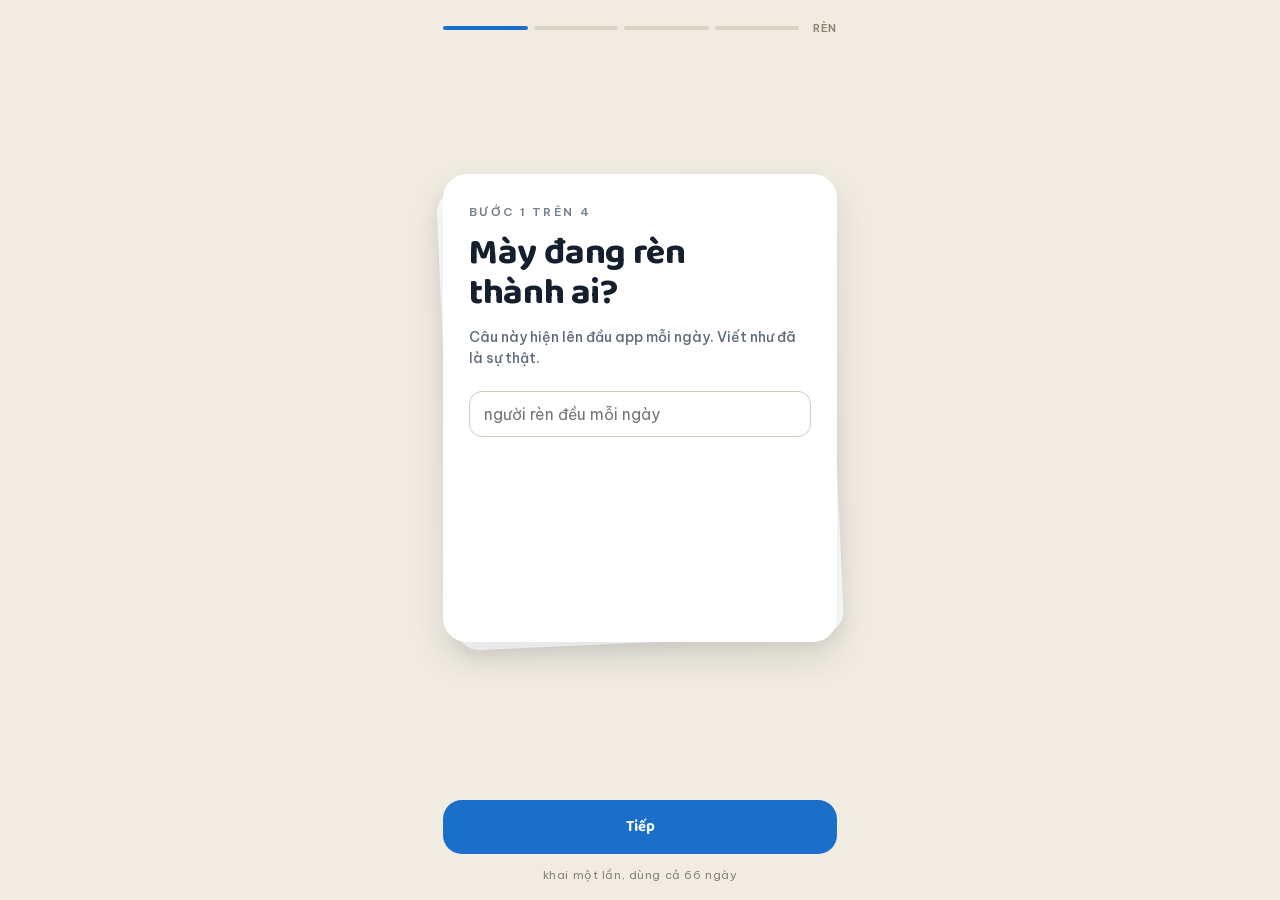
<file: index.html>
<!doctype html>
<html lang="vi">
<head>
<meta charset="utf-8">
<meta name="viewport" content="width=device-width,initial-scale=1,viewport-fit=cover">
<meta name="theme-color" content="#F1ECE1" media="(prefers-color-scheme: light)">
<meta name="theme-color" content="#111820" media="(prefers-color-scheme: dark)">
<meta name="description" content="Rèn — thẻ lật: mỗi lần mở chỉ một việc, quẹt phải là xong. 66 ngày để việc đó tự chạy.">
<title>Rèn · thẻ lật</title>
<link rel="manifest" href="manifest.json">
<link rel="icon" type="image/svg+xml" href="icon.svg">
<link rel="apple-touch-icon" href="icon.svg">
<meta name="apple-mobile-web-app-capable" content="yes">
<meta name="apple-mobile-web-app-title" content="Rèn">
<meta name="mobile-web-app-capable" content="yes">
</head>
<body>
<style>
@font-face{font-family:"Be Vietnam Pro";font-style:normal;font-weight:400;font-display:swap;src:url([data-uri]) format('woff2');unicode-range:U+0102-0103, U+0110-0111, U+0128-0129, U+0168-0169, U+01A0-01A1, U+01AF-01B0, U+0300-0301, U+0303-0304, U+0308-0309, U+0323, U+0329, U+1EA0-1EF9, U+20AB}
@font-face{font-family:"Be Vietnam Pro";font-style:normal;font-weight:400;font-display:swap;src:url([data-uri]) format('woff2');unicode-range:U+0000-00FF, U+0131, U+0152-0153, U+02BB-02BC, U+02C6, U+02DA, U+02DC, U+0304, U+0308, U+0329, U+2000-206F, U+20AC, U+2122, U+2191, U+2193, U+2212, U+2215, U+FEFF, U+FFFD}
@font-face{font-family:"Be Vietnam Pro";font-style:normal;font-weight:500;font-display:swap;src:url([data-uri]) format('woff2');unicode-range:U+0102-0103, U+0110-0111, U+0128-0129, U+0168-0169, U+01A0-01A1, U+01AF-01B0, U+0300-0301, U+0303-0304, U+0308-0309, U+0323, U+0329, U+1EA0-1EF9, U+20AB}
@font-face{font-family:"Be Vietnam Pro";font-style:normal;font-weight:500;font-display:swap;src:url([data-uri]) format('woff2');unicode-range:U+0000-00FF, U+0131, U+0152-0153, U+02BB-02BC, U+02C6, U+02DA, U+02DC, U+0304, U+0308, U+0329, U+2000-206F, U+20AC, U+2122, U+2191, U+2193, U+2212, U+2215, U+FEFF, U+FFFD}
@font-face{font-family:"Be Vietnam Pro";font-style:normal;font-weight:600;font-display:swap;src:url([data-uri]) format('woff2');unicode-range:U+0102-0103, U+0110-0111, U+0128-0129, U+0168-0169, U+01A0-01A1, U+01AF-01B0, U+0300-0301, U+0303-0304, U+0308-0309, U+0323, U+0329, U+1EA0-1EF9, U+20AB}
@font-face{font-family:"Be Vietnam Pro";font-style:normal;font-weight:600;font-display:swap;src:url([data-uri]) format('woff2');unicode-range:U+0000-00FF, U+0131, U+0152-0153, U+02BB-02BC, U+02C6, U+02DA, U+02DC, U+0304, U+0308, U+0329, U+2000-206F, U+20AC, U+2122, U+2191, U+2193, U+2212, U+2215, U+FEFF, U+FFFD}
@font-face{font-family:"Be Vietnam Pro";font-style:normal;font-weight:700;font-display:swap;src:url([data-uri]) format('woff2');unicode-range:U+0102-0103, U+0110-0111, U+0128-0129, U+0168-0169, U+01A0-01A1, U+01AF-01B0, U+0300-0301, U+0303-0304, U+0308-0309, U+0323, U+0329, U+1EA0-1EF9, U+20AB}
@font-face{font-family:"Be Vietnam Pro";font-style:normal;font-weight:700;font-display:swap;src:url([data-uri]) format('woff2');unicode-range:U+0000-00FF, U+0131, U+0152-0153, U+02BB-02BC, U+02C6, U+02DA, U+02DC, U+0304, U+0308, U+0329, U+2000-206F, U+20AC, U+2122, U+2191, U+2193, U+2212, U+2215, U+FEFF, U+FFFD}
@font-face{font-family:"Baloo 2";font-style:normal;font-weight:600 800;font-display:swap;src:url([data-uri]) format('woff2');unicode-range:U+0102-0103, U+0110-0111, U+0128-0129, U+0168-0169, U+01A0-01A1, U+01AF-01B0, U+0300-0301, U+0303-0304, U+0308-0309, U+0323, U+0329, U+1EA0-1EF9, U+20AB}
@font-face{font-family:"Baloo 2";font-style:normal;font-weight:600 800;font-display:swap;src:url([data-uri]) format('woff2');unicode-range:U+0000-00FF, U+0131, U+0152-0153, U+02BB-02BC, U+02C6, U+02DA, U+02DC, U+0304, U+0308, U+0329, U+2000-206F, U+20AC, U+2122, U+2191, U+2193, U+2212, U+2215, U+FEFF, U+FFFD}
:root{
  --bg:#F1ECE1;--card:#FFFFFF;--b1:#FFFFFF;--b2:#F7F3EA;
  --ink:#14202E;--mut:#5E6B7A;--dim:#8A8375;--line:#D2CABA;--cline:rgba(94,107,122,.16);
  --ac:#1B6FCA;--acT:#F2F7FD;--off:#DAD3C4;--bm:#A9B4C1;
  --skb:#F1ECE1;--skd:#D2CABA;--skt:#6E6659;--bad:#C4562F;
  --sh:0 16px 34px rgba(30,40,55,.13);--shb:0 6px 16px rgba(30,40,55,.08);
  --disp:"Baloo 2",system-ui,sans-serif;--body:"Be Vietnam Pro",system-ui,-apple-system,sans-serif;
}
body.night{
  --bg:#111820;--card:#1B242E;--b1:#212C37;--b2:#1A232D;
  --ink:#E9EFF6;--mut:#93A3B4;--dim:#7A8798;--line:#28333F;--cline:rgba(147,163,180,.18);
  --ac:#4A9BF0;--acT:#08131F;--off:#28333F;--bm:#5D6E80;
  --skb:#161F27;--skd:#2A3641;--skt:#93A3B4;--bad:#E0764A;
  --sh:0 16px 34px rgba(0,0,0,.5);--shb:0 6px 16px rgba(0,0,0,.34);
}
*,::before,::after{box-sizing:border-box;margin:0;padding:0}
html,body{background:var(--bg);height:100%}
body{font-family:var(--body);color:var(--ink);-webkit-font-smoothing:antialiased;overscroll-behavior:none}
button{font:inherit;color:inherit;background:none;border:0;cursor:pointer}
input{font:inherit;color:var(--ink)}
:focus-visible{outline:2px solid var(--ac);outline-offset:2px;border-radius:8px}
#app{max-width:430px;margin:0 auto;min-height:100dvh;display:flex;flex-direction:column;padding:calc(18px + env(safe-area-inset-top)) 18px calc(18px + env(safe-area-inset-bottom))}

.pips{display:flex;gap:6px;align-items:center;flex-shrink:0}
.pips i{height:4px;border-radius:3px;background:var(--off);flex:1;transition:background .3s}
.pips i.on{background:var(--ac)}
.pips button{font-size:11px;color:var(--dim);font-weight:600;letter-spacing:.06em;margin-left:8px;white-space:nowrap;padding:3px 0}
.pips button:hover{color:var(--ac)}

.stack{position:relative;flex:0 1 auto;height:min(468px,62vh);min-height:300px;margin:auto 0}
.cd{position:absolute;inset:0;border-radius:24px;background:var(--card);will-change:transform}
.cd.k2{transform:rotate(4deg) translateY(9px) scale(.965);background:var(--b2);box-shadow:var(--shb)}
.cd.k1{transform:rotate(-2.6deg) translateY(4px) scale(.985);background:var(--b1);box-shadow:var(--shb)}
.cd.fr{display:flex;flex-direction:column;padding:30px 26px;box-shadow:var(--sh);touch-action:pan-y;cursor:grab;font-family:var(--disp)}
.cd.fr.drag{cursor:grabbing;transition:none}
.cd.fr.snap{transition:transform .34s cubic-bezier(.2,1.3,.5,1)}
.cd.fr.fly{transition:transform .3s ease-out,opacity .3s ease-out;opacity:0}
.cd .no{font-size:11.5px;font-weight:600;letter-spacing:.2em;text-transform:uppercase;color:var(--mut);font-family:var(--body);opacity:.85}
.cd .tk{font-size:clamp(30px,8.6vw,37px);line-height:1.08;font-weight:700;color:var(--ink);margin-top:14px;letter-spacing:-.01em}
.cd .mt{font-size:14px;color:var(--mut);font-family:var(--body);font-weight:500;margin-top:14px;line-height:1.5}
.cd .mini{margin-top:20px;border-top:1px solid var(--cline);font-family:var(--body)}
.cd .mini>div{display:flex;justify-content:space-between;align-items:baseline;gap:12px;padding:10px 0;border-bottom:1px solid var(--cline)}
.cd .mini>div:last-child{border-bottom:0}
.cd .mini .k{font-size:11px;font-weight:600;letter-spacing:.1em;text-transform:uppercase;color:var(--mut)}
.cd .mini .v{font-size:14px;font-weight:600}
.cd .mini .v.hot{color:var(--ac)}
.cd .mini .v.bad{color:var(--bad)}
.cd .big{margin-top:auto;font-size:clamp(70px,20vw,92px);line-height:.9;font-weight:700;color:var(--ac);letter-spacing:-.04em;display:flex;align-items:flex-end;gap:2px}
.cd .big s{font-size:21px;color:var(--bm);text-decoration:none;letter-spacing:0;padding-bottom:9px;font-weight:700}
.cd .dial{margin-top:auto;display:flex;align-items:center;gap:14px}
.cd .dial button{width:46px;height:46px;border:2px solid var(--line);border-radius:15px;color:var(--mut);font-size:22px;font-weight:700;display:flex;align-items:center;justify-content:center;line-height:1}
.cd .dial button:hover{border-color:var(--ac);color:var(--ac)}
.cd .dial .rd{font-size:clamp(50px,14vw,64px);font-weight:700;color:var(--ac);line-height:.95;letter-spacing:-.03em;min-width:118px}
.cd .dial .rd s{font-size:19px;color:var(--bm);text-decoration:none}
.cd .num{margin-top:auto;display:flex;align-items:flex-end;gap:10px}
.cd .num input{width:150px;border:0;border-bottom:2.5px solid var(--ac);background:none;font-family:var(--disp);font-size:56px;font-weight:700;color:var(--ac);padding:0 4px 4px;letter-spacing:-.03em;outline:none}
.cd .num s{font-size:18px;color:var(--bm);text-decoration:none;font-family:var(--body);font-weight:600;padding-bottom:12px}
.stamp{position:absolute;top:26px;padding:7px 13px;border:3px solid;border-radius:9px;font-family:var(--body);font-size:14px;font-weight:700;letter-spacing:.14em;opacity:0;pointer-events:none}
.stamp.sy{right:22px;transform:rotate(11deg);border-color:var(--ac);color:var(--ac)}
.stamp.sn{left:22px;transform:rotate(-11deg);border-color:var(--skt);color:var(--skt)}

.acts{display:flex;gap:11px;padding-top:22px;flex-shrink:0}
.acts button{flex:1;border-radius:19px;padding:15px 8px;font-family:var(--disp);font-size:15px;font-weight:700;transition:filter .15s,transform .1s}
.acts .sk{background:var(--skb);color:var(--skt);border:2px solid var(--skd)}
.acts .ok{background:var(--ac);color:var(--acT)}
.acts button:active{transform:scale(.985)}
.acts button:hover{filter:brightness(.97)}
.hint{margin-top:13px;font-size:11.5px;color:var(--dim);letter-spacing:.05em;text-align:center;flex-shrink:0}
.hint b{font-weight:600;color:var(--dim)}
.foot{display:flex;justify-content:center;gap:20px;margin-top:12px;flex-shrink:0}
.foot button{font-size:12px;color:var(--dim);font-weight:600;letter-spacing:.04em;padding:5px 2px}
.foot button:hover{color:var(--ac)}

.sheet{position:fixed;inset:0;background:var(--bg);z-index:60;overflow-y:auto;animation:up .3s cubic-bezier(.2,.9,.3,1)}
@keyframes up{from{transform:translateY(18px)}to{transform:none}}
body.sheeton{overflow:hidden}
body.sheeton #app{display:none}
.sh-in{max-width:430px;margin:0 auto;padding:calc(20px + env(safe-area-inset-top)) 18px calc(30px + env(safe-area-inset-bottom))}
.sh-h{display:flex;align-items:center;justify-content:space-between;gap:12px;padding-bottom:16px;border-bottom:1px solid var(--line);margin-bottom:20px}
.sh-h b{font-family:var(--disp);font-size:22px;font-weight:700}
.sh-h button{width:38px;height:38px;border-radius:50%;border:1.5px solid var(--line);color:var(--mut);display:flex;align-items:center;justify-content:center}
.sh-h button:hover{border-color:var(--ac);color:var(--ac)}
.blk{margin-bottom:26px}
.blk>.lb{font-size:10.5px;font-weight:600;letter-spacing:.2em;text-transform:uppercase;color:var(--dim);display:block;margin-bottom:11px}
.quad{display:grid;grid-template-columns:1fr 1fr;gap:10px}
.st{background:var(--card);border-radius:16px;padding:14px 15px;box-shadow:var(--shb)}
.st b{display:block;font-family:var(--disp);font-size:27px;font-weight:700;line-height:1;color:var(--ac)}
.st b.q{color:var(--ink)}
.st b.bad{color:var(--bad)}
.st s{display:block;font-size:11.5px;color:var(--mut);text-decoration:none;margin-top:4px;font-weight:500}
.map{display:grid;grid-template-columns:repeat(11,1fr);gap:5px}
.map i{aspect-ratio:1;border-radius:6px;background:var(--off);display:block}
.map i.h{background:var(--ac)}
.map i.c{background:none;box-shadow:inset 0 0 0 2px var(--ac)}
.map i.p{background:none;box-shadow:inset 0 0 0 1.5px var(--line)}
.map i.m{background:var(--bad);opacity:.85}
.map i.n{outline:2px solid var(--ink);outline-offset:2px}
.key{display:flex;flex-wrap:wrap;gap:7px 15px;margin-top:13px}
.key span{display:flex;align-items:center;gap:6px;font-size:11.5px;color:var(--mut);font-weight:500}
.key i{width:11px;height:11px;border-radius:4px;display:block}
.rw{display:flex;align-items:center;gap:13px;background:var(--card);border-radius:15px;padding:13px 15px;margin-bottom:9px;box-shadow:var(--shb)}
.rw .nm{flex:1;min-width:0}
.rw .nm b{display:block;font-size:14.5px;font-weight:600}
.rw .nm s{display:block;font-size:11.5px;color:var(--mut);text-decoration:none;margin-top:1px}
.rw .rt{font-family:var(--disp);font-size:19px;font-weight:700;color:var(--ac)}
.rw button.ed{font-size:12px;color:var(--mut);font-weight:600;border:1.5px solid var(--line);border-radius:11px;padding:6px 11px}
.rw button.ed:hover{border-color:var(--ac);color:var(--ac)}
.fld{margin-bottom:14px}
.fld label{display:block;font-size:12px;font-weight:600;color:var(--mut);margin-bottom:6px}
.fld input{width:100%;background:var(--card);border:1.5px solid var(--line);border-radius:13px;padding:12px 14px;outline:none;font-size:15.5px}
.fld input:focus{border-color:var(--ac)}
.two{display:flex;gap:11px}
.two>*{flex:1}
.two .sm{flex:0 0 96px}
.btn{display:block;width:100%;border-radius:17px;padding:14px;text-align:center;font-family:var(--disp);font-size:15px;font-weight:700;background:var(--ac);color:var(--acT)}
.btn.gh{background:none;border:2px solid var(--line);color:var(--mut)}
.btn.gh:hover{border-color:var(--ac);color:var(--ac)}
.btn.dg{background:none;border:2px solid var(--bad);color:var(--bad)}
.btn+.btn{margin-top:9px}
.tip{font-size:12.5px;color:var(--mut);line-height:1.5;margin-top:10px}
.chips{display:flex;gap:8px;flex-wrap:wrap}
.chip{border:1.5px solid var(--line);border-radius:12px;padding:9px 14px;font-size:13px;font-weight:600;color:var(--mut)}
.chip.on{border-color:var(--ac);color:var(--ac);background:var(--card)}
#toast{position:fixed;left:50%;bottom:calc(26px + env(safe-area-inset-bottom));transform:translate(-50%,90px);background:var(--ink);color:var(--bg);padding:12px 20px;border-radius:20px;font-size:13.5px;font-weight:600;z-index:80;transition:transform .28s cubic-bezier(.2,1.3,.5,1);max-width:88vw;text-align:center}
#toast.up{transform:translate(-50%,0)}
@media(prefers-reduced-motion:reduce){*{animation:none!important;transition:none!important}}
</style>

<div id="app"></div>
<div id="sheet"></div>
<div id="toast" role="status" aria-live="polite"></div>

<script>
var KEY="ren.v2", OLD="ren-v1";
var DEF={v:2,t:0,identity:"",habits:[],metric:{name:"",unit:""},pact:{who:"",stake:""},env:[],start:null,cycle:1,days:{},history:[],theme:"auto",tab:"today"};
var S=load(), UI=null, back=[], drag=null;

function load(){
  try{
    var raw=localStorage.getItem(KEY); if(raw) return fix(JSON.parse(raw));
    var o=localStorage.getItem(OLD); if(o) return fix(mig(JSON.parse(o)));
  }catch(e){}
  return JSON.parse(JSON.stringify(DEF));
}
function fix(o){
  var d=JSON.parse(JSON.stringify(DEF));
  for(var k in d) if(!(k in o)||o[k]==null) o[k]=d[k];
  o.habits=(o.habits||[]).map(function(h){return {id:h.id,name:h.name,icon:h.icon||"flame",color:h.color||"g",mins:h.mins==null?1:h.mins}});
  for(var dk in o.days){var r=o.days[dk];
    if(r.t==null)r.t=[]; if(r.snz==null)r.snz=0; if(r.note==null)r.note="";
    if(r.energy===undefined)r.energy=null; if(r.crisis===undefined)r.crisis=false; if(r.closed===undefined)r.closed=false;}
  o.v=2; return o;
}
function mig(p){
  var o=JSON.parse(JSON.stringify(DEF));
  o.identity=p.identity||"";o.metric=p.metric||{name:"",unit:""};o.pact=p.pact||{who:"",stake:""};
  o.env=p.env||[];o.start=p.start;o.cycle=p.cycle||1;o.history=p.history||[];
  o.habits=(p.habits||[]).map(function(h){return {id:h.id,name:h.name,mins:1}});
  var d=p.days||{};
  for(var k in d){var r=d[k];o.days[k]={t:r.t||[],sleep:r.sleep==null?null:r.sleep,energy:null,m:r.m==null?null:r.m,crisis:!!r.crisis,closed:!!r.closed,note:"",snz:0}}
  return o;
}
function save(){S.t=Date.now();try{localStorage.setItem(KEY,JSON.stringify(S))}catch(e){}SY.queue()}
function snapshot(){var c=JSON.parse(JSON.stringify(S));for(var k in c.days){delete c.days[k]._draft;delete c.days[k]._mdraft}return c}

/* ─── đồng bộ Supabase — TUỲ CHỌN, MẶC ĐỊNH TẮT ───────────────────────────────────────
   Ba việc: backup (chữa cái "đổi máy là mất"), mở cùng dữ liệu ở máy khác, và cho GitHub
   Action đọc tiến độ mà soạn tin nhắc Telegram 21h — trình duyệt đóng thì không tự nhắc được.
   MẶC ĐỊNH TẮT vì app này công khai trên GitHub Pages: bật sẵn là đẩy nhật ký của người lạ
   lên máy chủ của Huy mà họ không hề chọn.
   Mã đồng bộ nằm ở khoá localStorage RIÊNG (`ren.sync`), KHÔNG nằm trong state — nhờ vậy file
   .json xuất ra đưa cho ai cũng không kèm chìa khoá vào dữ liệu trên máy chủ.
   Lược đồ + mô hình bảo mật: docs/supabase-setup.sql */
var SB="https://ltmlueqkajqmduoqghdf.supabase.co";
var SBK="sb_publishable_74Lm6cc0CkoOOzy3A4IRrQ_BX0jHQcg";
var SKEY="ren.sync", RE_ID=/^[0-9a-f]{8}-[0-9a-f]{4}-[0-9a-f]{4}-[0-9a-f]{4}-[0-9a-f]{12}$/;
var SY={cfg:{id:"",on:false,at:0},timer:null,busy:false,again:false,msg:""};

function uuid4(){
  if(window.crypto&&crypto.randomUUID)return crypto.randomUUID();
  var b=new Uint8Array(16);
  if(window.crypto&&crypto.getRandomValues)crypto.getRandomValues(b);
  else for(var j=0;j<16;j++)b[j]=Math.floor(Math.random()*256);
  b[6]=(b[6]&15)|64;b[8]=(b[8]&63)|128;
  var h=[];for(var i=0;i<16;i++)h.push((256+b[i]).toString(16).slice(1));
  return h.slice(0,4).join("")+"-"+h.slice(4,6).join("")+"-"+h.slice(6,8).join("")+"-"+h.slice(8,10).join("")+"-"+h.slice(10).join("");
}
SY.read=function(){try{var o=JSON.parse(localStorage.getItem(SKEY)||"null");
  if(o&&RE_ID.test(o.id||""))SY.cfg={id:o.id,on:!!o.on,at:o.at||0}}catch(e){}};
SY.write=function(){try{localStorage.setItem(SKEY,JSON.stringify(SY.cfg))}catch(e){}};
SY.rpc=function(fn,body,cb){
  if(!window.fetch){cb(new Error("trình duyệt không hỗ trợ"));return}
  fetch(SB+"/rest/v1/rpc/"+fn,{method:"POST",keepalive:true,
    headers:{"apikey":SBK,"Authorization":"Bearer "+SBK,"Content-Type":"application/json"},
    body:JSON.stringify(body)})
   .then(function(r){return r.ok?r.json().then(function(j){cb(null,j)})
                              :r.text().then(function(t){cb(new Error(r.status+" "+t.slice(0,120)))})})
   .catch(function(e){cb(e)});
};
/* Chi tiết lỗi ra console, giao diện chỉ nói ngắn: nguyên văn PostgREST là một cục JSON dài,
   nhét vào ô tip thì đẩy hết phần hướng dẫn ra khỏi tầm mắt. */
SY.why=function(e){
  if(window.console&&console.warn)console.warn("[đồng bộ]",e);
  if(navigator.onLine===false)return "đang mất mạng";
  var m=String(e&&e.message||""), code=m.match(/^\d{3}/);
  return code?("máy chủ trả lỗi "+code[0]):"không gọi được máy chủ";
};
SY.done=function(){if(UI==="setup")drawSheet()};
/* Chống dội: mỗi lần quẹt thẻ là một save(); gom 2,5 giây rồi mới đẩy một lần. Đang đẩy dở mà
   có save() mới thì hẹn đẩy lại sau, không bắn song song (hai request đua nhau, cái cũ về sau
   sẽ ghi đè cái mới). */
SY.queue=function(){if(!SY.cfg.on||!SY.cfg.id)return;clearTimeout(SY.timer);SY.timer=setTimeout(SY.push,2500)};
SY.push=function(){
  if(!SY.cfg.on||!SY.cfg.id)return;
  if(SY.busy){SY.again=true;return}
  SY.busy=true;
  SY.rpc("ren_push",{p_device:SY.cfg.id,p_state:snapshot()},function(err){
    SY.busy=false;
    if(err)SY.msg="Chưa đẩy được — "+SY.why(err);
    else{SY.cfg.at=Date.now();SY.write();SY.msg=""}
    if(SY.again){SY.again=false;SY.queue()}else SY.done();
  });
};
/* Kéo bản trên máy chủ về rồi TRỘN, xong đẩy bản đã trộn lên. Chạy lúc mở app và khi bấm
   "Đồng bộ ngay". Không ghi đè thẳng: hai máy cùng dùng một mã thì máy nào mở sau cũng phải
   giữ được công của máy kia. */
SY.boot=function(quiet){
  if(!SY.cfg.on||!SY.cfg.id)return;
  SY.rpc("ren_pull",{p_device:SY.cfg.id},function(err,j){
    if(err){SY.msg="Chưa kéo được — "+SY.why(err);SY.done();return}
    var row=j&&j.length?j[0]:null;
    if(row&&row.state&&row.state.habits){S=mergeState(S,fix(row.state));UI2render()}
    SY.msg="";save();
    if(!quiet)toast(row?"Đã đồng bộ.":"Đã tạo bản trên máy chủ.");
    SY.done();
  });
};
function UI2render(){if(UI)drawSheet();render()}
/* Trộn hai bản. Nguyên tắc: KHÔNG BAO GIỜ xoá công đã ghi — tick hai bên hợp nhất, số đo bên
   nào có thì giữ. Phần cấu hình (việc, căn tính, ngày bắt đầu) lấy bản mới hơn theo `t`,
   TRỪ khi một bên chưa có việc nào: máy mới cài `t` nhảy lên now ngay khi chạm vào giao diện,
   so mốc thời gian thuần sẽ nuốt mất bản thật của máy cũ. */
function mergeState(a,b){
  var an=(a.habits||[]).length, bn=(b.habits||[]).length;
  var bNew=(b.t||0)>(a.t||0);
  var base=(!an&&bn)?b:((!bn&&an)?a:(bNew?b:a));
  var o=JSON.parse(JSON.stringify(base)), keys={}, k;
  o.days={};
  for(k in (a.days||{}))keys[k]=1;
  for(k in (b.days||{}))keys[k]=1;
  for(k in keys)o.days[k]=mergeDay((a.days||{})[k],(b.days||{})[k],bNew);
  o.t=Math.max(a.t||0,b.t||0);
  return fix(o);
}
function mergeDay(x,y,bNew){
  if(!x)return JSON.parse(JSON.stringify(y));
  if(!y)return JSON.parse(JSON.stringify(x));
  var n=JSON.parse(JSON.stringify(bNew?y:x)), old=bNew?x:y, t=(n.t||[]).slice();
  (old.t||[]).forEach(function(id){if(t.indexOf(id)<0)t.push(id)});
  n.t=t;
  ["sleep","m","energy"].forEach(function(f){if(n[f]==null&&old[f]!=null)n[f]=old[f]});
  if(!n.note&&old.note)n.note=old.note;
  n.crisis=!!(n.crisis||old.crisis);
  n.closed=!!(n.closed||old.closed);
  n.snz=Math.max(n.snz||0,old.snz||0);
  delete n._draft;delete n._mdraft;
  return n;
}
SY.line=function(){
  if(SY.msg)return SY.msg+". Sẽ thử lại ở lần lưu sau.";
  if(!SY.cfg.at)return "Chưa đẩy lần nào.";
  var d=new Date(SY.cfg.at), hh=pad(d.getHours())+":"+pad(d.getMinutes());
  return "Đã đẩy lúc "+hh+(dk(d)===today()?" hôm nay":" ngày "+fmtFull(dk(d)))+".";
};
SY.read();
function uid(){return Math.random().toString(36).slice(2,9)}
function esc(s){return String(s==null?"":s).replace(/[&<>"']/g,function(c){return {"&":"&amp;","<":"&lt;",">":"&gt;",'"':"&quot;","'":"&#39;"}[c]})}
function pad(n){return String(n).padStart(2,"0")}
function dk(d){return d.getFullYear()+"-"+pad(d.getMonth()+1)+"-"+pad(d.getDate())}
function today(){return dk(new Date())}
function P(k){var a=k.split("-");return new Date(+a[0],+a[1]-1,+a[2])}
function addD(k,n){var d=P(k);return dk(new Date(d.getFullYear(),d.getMonth(),d.getDate()+n))}
function diffD(a,b){return Math.round((P(b)-P(a))/864e5)}
function fmtFull(k){var a=k.split("-");return a[2]+"/"+a[1]+"/"+a[0]}
function rec(k){return S.days[k]||null}
function ensure(k){if(!S.days[k])S.days[k]={t:[],sleep:null,energy:null,m:null,crisis:false,closed:false,note:"",snz:0};return S.days[k]}
function need(){return S.habits.length}
function got(k){var r=rec(k);if(!r)return 0;return r.t.filter(function(id){return S.habits.some(function(h){return h.id===id})}).length}
function isHit(k){var r=rec(k);if(!r)return false;var n=got(k);return r.crisis?n>=1:(n>0&&n>=need())}
function stat(k){var r=rec(k);if(!r&&k>=today())return"f";if(isHit(k))return (r.crisis&&got(k)<need())?"c":"h";if(got(k)>0)return"p";if(r||k<today())return"m";return"f"}
function streak(){var k=today();if(!isHit(k))k=addD(k,-1);var n=0;while(isHit(k)&&n<4000){n++;k=addD(k,-1)}return n}
function longest(){if(!S.start)return 0;var b=0,c=0,k=S.start,e=today();while(k<=e){if(isHit(k)){c++;if(c>b)b=c}else c=0;k=addD(k,1)}return b}
function hstreak(id){var k=today(),has=function(x){var r=rec(x);return !!(r&&r.t.indexOf(id)>=0)};if(!has(k))k=addD(k,-1);var n=0;while(has(k)&&n<4000){n++;k=addD(k,-1)}return n}
function hrate(id){if(!S.start)return 0;var t=0,h=0,k=S.start,e=today();while(k<=e){t++;var r=rec(k);if(r&&r.t.indexOf(id)>=0)h++;k=addD(k,1)}return t?Math.round(h/t*100):0}
function dayIx(){return S.start?diffD(S.start,today())+1:0}
function snzWeek(){var n=0;for(var i=0;i<7;i++){var r=rec(addD(today(),-i));if(r)n+=r.snz||0}return n}
function sleepAvg(n){var a=[];for(var i=0;i<n;i++){var r=rec(addD(today(),-i));if(r&&r.sleep!=null)a.push(r.sleep)}return a.length?a.reduce(function(x,y){return x+y},0)/a.length:null}
function hitsIn(n){var c=0;for(var i=0;i<n;i++)if(isHit(addD(today(),-i)))c++;return c}
function rateAll(){if(!S.start)return 0;var t=Math.min(diffD(S.start,today())+1,66),h=0;for(var i=0;i<t;i++)if(isHit(addD(S.start,i)))h++;return t?Math.round(h/t*100):0}

function sysNight(){var a=document.documentElement.getAttribute("data-theme");if(a==="dark")return true;if(a==="light")return false;return window.matchMedia&&window.matchMedia("(prefers-color-scheme:dark)").matches}
function applyTheme(){document.body.classList.toggle("night",S.theme==="dark"||(S.theme==="auto"&&sysNight()))}
function toast(m){var t=document.getElementById("toast");t.textContent=m;t.classList.add("up");clearTimeout(t._h);t._h=setTimeout(function(){t.classList.remove("up")},2700)}
function slow(){return window.matchMedia&&window.matchMedia("(prefers-reduced-motion:reduce)").matches}

/* ─── xếp thẻ cho hôm nay ─── */
function queue(){
  var r=ensure(today()), out=[];
  if(r.sleep==null) out.push({t:"sleep"});
  var pend=S.habits.filter(function(h){return r.t.indexOf(h.id)<0});
  var later=pend.filter(function(h){return back.indexOf(h.id)>=0});
  var now=pend.filter(function(h){return back.indexOf(h.id)<0});
  now.concat(later).forEach(function(h){out.push({t:"task",h:h})});
  if(S.metric.name&&(r.m==null||r.m==="")) out.push({t:"metric"});
  out.push({t:"close"});
  return out;
}

/* ─── mặt thẻ ─── */
function faceTask(h){
  var hs=hstreak(h.id), sw=snzWeek(), r=ensure(today());
  var idx=S.habits.indexOf(h)+1;
  return {
    no:"việc "+idx+" trên "+need(),
    tk:esc(h.name),
    mt:"Mức tối thiểu: "+h.mins+" phút. Làm đúng mức này là tính đủ — ngày khoẻ muốn thêm thì tuỳ.",
    mini:[["chuỗi riêng",hs+" ngày",hs>0?"hot":""],["đã hoãn tuần này",sw+" lần",sw>=3?"bad":(sw>0?"hot":"")]],
    big:h.mins,bigs:" phút",
    left:"Để sau",right:"Xong rồi",
    hint:'quẹt phải khi làm xong · quẹt trái để hoãn'
  };
}
function faceSleep(){
  var r=ensure(today()), av=sleepAvg(7);
  var v=r._draft==null?7:r._draft;
  return {
    no:"trước khi bắt đầu",
    tk:"Đêm qua ngủ<br>mấy tiếng?",
    mt:"Ngủ là tài nguyên gốc của kỷ luật. Dưới 6 tiếng thì app sẽ tự hạ chuẩn cho mày.",
    mini:[["trung bình 7 ngày",av==null?"chưa có":av.toFixed(1)+"h",""],["mức nên có","7 tiếng",""]],
    dial:v,
    left:"Bỏ qua",right:"Ghi lại",
    hint:'bấm − và + để chỉnh · quẹt phải để ghi'
  };
}
function faceMetric(){
  var r=ensure(today());
  return {
    no:"số đo hôm nay",
    tk:esc(S.metric.name),
    mt:"Ghi một con số để vòng phản hồi chạy — thấy số nhích là động lực tự nạp lại.",
    mini:[["đơn vị",esc(S.metric.unit||"—"),""],["lần ghi gần nhất",lastMetric(),""]],
    num:r._mdraft==null?"":r._mdraft,
    left:"Bỏ qua",right:"Ghi lại",
    hint:'gõ số rồi quẹt phải'
  };
}
function lastMetric(){
  for(var i=1;i<=30;i++){var r=rec(addD(today(),-i));if(r&&r.m!=null&&r.m!=="")return r.m+" ("+i+" ngày trước)"}
  return "chưa có";
}
function faceClose(){
  var r=ensure(today()), g=got(today()), n=need(), st=streak(), di=dayIx();
  var full=g>=n, keep=r.crisis&&g>=1;
  return {
    no:"chốt ngày "+Math.min(di,66),
    tk:full?"Đủ việc<br>hôm nay":(keep?"Chuỗi<br>được giữ":(g>0?"Còn "+(n-g)+" việc":"Chưa làm gì")),
    mt:full?"Con người mày đang rèn thắng thêm một ngày. Chốt sổ rồi nghỉ."
        :(keep?"Băng giữ chuỗi đang bật nên một việc là đủ. Mai làm bù."
        :(g>0?"Chốt bây giờ thì chuỗi đứt. Bật băng giữ chuỗi nếu hôm nay mày thật sự đuối."
        :"Chưa có dấu nào. Làm một việc mức tối thiểu thôi cũng hơn là nghỉ.")),
    mini:[["việc hôm nay",g+"/"+n,full?"hot":(g>0?"":"bad")],["chuỗi nếu chốt",(full||keep?st+" ngày":"0 ngày"),(full||keep?"hot":"bad")]],
    big:g,bigs:"/"+n+" việc",
    left:(r.crisis?"Tắt băng":"Băng giữ chuỗi"),right:"Chốt ngày",
    hint:(r.crisis?'băng đang bật · một việc là chuỗi không đứt':'quẹt trái để bật băng giữ chuỗi')
  };
}
function faceDone(){
  var di=dayIx(), st=streak(), r=ensure(today()), g=got(today());
  return {
    no:"xong ngày "+Math.min(di,66),
    tk:"Hết thẻ<br>hôm nay",
    mt:"Sổ đã chốt. Mai app sẽ chia thẻ mới — mở lên là biết phải làm gì, không phải nghĩ.",
    mini:[["chuỗi",st+" ngày",st>0?"hot":"bad"],["ngày của vòng "+S.cycle,Math.min(di,66)+"/66",""]],
    big:st,bigs:" ngày",
    left:"Xem sổ",right:"Mở lại sổ",
    hint:'quay lại mai · hoặc mở sổ xem toàn cảnh'
  };
}
function face(c){
  if(c.t==="task")return faceTask(c.h);
  if(c.t==="sleep")return faceSleep();
  if(c.t==="metric")return faceMetric();
  if(c.t==="close")return faceClose();
  return faceDone();
}

/* ─── vẽ ─── */
function render(){
  applyTheme();
  var app=document.getElementById("app");
  if(!S.start||!S.habits.length){app.innerHTML=vWizard();wireWizard();return}
  var r=ensure(today()), q=queue(), cur=r.closed?{t:"done"}:q[0], f=face(cur);
  var g=got(today()), n=need();
  var pips="";
  for(var i=0;i<n;i++)pips+='<i class="'+(i<g?"on":"")+'"></i>';
  app.innerHTML=
   '<div class="pips">'+pips+'<button data-a="ledger">NGÀY '+Math.min(dayIx(),66)+'/66</button></div>'
   +'<div class="stack">'
     +(q.length>2&&!r.closed?'<div class="cd k2"></div>':'')
     +(q.length>1&&!r.closed?'<div class="cd k1"></div>':'')
     +'<div class="cd fr" id="fr">'+cardBody(f)+'</div>'
   +'</div>'
   +'<div class="acts"><button class="sk" data-a="no">'+f.left+'</button><button class="ok" data-a="yes">'+f.right+'</button></div>'
   +'<div class="hint">'+f.hint+'</div>'
   +'<div class="foot"><button data-a="ledger">Sổ 66 ngày</button><button data-a="setup">Cài đặt</button></div>';
  wireDrag();
  var inp=app.querySelector('input[data-bind="mdraft"]');
  if(inp&&cur.t==="metric"){inp.focus();inp.setSelectionRange(inp.value.length,inp.value.length)}
}
function cardBody(f){
  var mini=f.mini.map(function(m){
    return '<div><span class="k">'+m[0]+'</span><span class="v '+(m[2]||"")+'">'+m[1]+'</span></div>'}).join("");
  var bottom="";
  if(f.dial!=null)bottom='<div class="dial"><button data-a="slp" data-v="-0.5" aria-label="giảm">−</button>'
    +'<span class="rd">'+f.dial+'<s>h</s></span>'
    +'<button data-a="slp" data-v="0.5" aria-label="tăng">+</button></div>';
  else if(f.num!=null)bottom='<div class="num"><input inputmode="decimal" data-bind="mdraft" value="'+esc(f.num)+'" placeholder="0" aria-label="số đo"><s>'+esc(S.metric.unit||"")+'</s></div>';
  else bottom='<div class="big">'+f.big+'<s>'+f.bigs+'</s></div>';
  return '<div class="stamp sy">XONG</div><div class="stamp sn">ĐỂ SAU</div>'
   +'<div class="no">'+f.no+'</div><div class="tk">'+f.tk+'</div><div class="mt">'+f.mt+'</div>'
   +'<div class="mini">'+mini+'</div>'+bottom;
}

/* ─── quẹt ─── */
function wireDrag(){
  var el=document.getElementById("fr");if(!el)return;
  var yes=el.querySelector(".stamp.sy"), no=el.querySelector(".stamp.sn");
  el.addEventListener("pointerdown",function(e){
    if(e.target.closest("button")||e.target.closest("input"))return;
    drag={x:e.clientX,y:e.clientY,dx:0,id:e.pointerId};
    el.setPointerCapture(e.pointerId);el.classList.add("drag");el.classList.remove("snap");
  });
  el.addEventListener("pointermove",function(e){
    if(!drag||e.pointerId!==drag.id)return;
    drag.dx=e.clientX-drag.x;
    var dy=(e.clientY-drag.y)*0.24;
    el.style.transform="translate("+drag.dx+"px,"+dy+"px) rotate("+(drag.dx/19)+"deg)";
    var p=Math.min(1,Math.abs(drag.dx)/95);
    yes.style.opacity=drag.dx>12?p:0; no.style.opacity=drag.dx<-12?p:0;
  });
  var end=function(e){
    if(!drag)return;
    var dx=drag.dx; drag=null; el.classList.remove("drag");
    if(dx>95){resolve(true,el)} else if(dx<-95){resolve(false,el)}
    else{el.classList.add("snap");el.style.transform="";yes.style.opacity=0;no.style.opacity=0}
  };
  el.addEventListener("pointerup",end);
  el.addEventListener("pointercancel",end);
}
function resolve(ok,el){
  if(!el)el=document.getElementById("fr");
  var go=function(){commit(ok)};
  if(el&&!slow()){
    el.classList.remove("snap");el.classList.add("fly");
    el.style.transform="translateX("+(ok?1:-1)*140+"%) rotate("+(ok?16:-16)+"deg)";
    setTimeout(go,260);
  } else go();
}

/* ─── xử lý kết quả ─── */
function commit(ok){
  var r=ensure(today()), q=queue(), c=r.closed?{t:"done"}:q[0];
  if(c.t==="task"){
    if(ok){r.t.push(c.h.id);back=back.filter(function(x){return x!==c.h.id});
      var left=need()-got(today());
      toast(left>0?"Còn "+left+" việc.":"Đủ việc hôm nay.");}
    else{r.snz=(r.snz||0)+1;if(back.indexOf(c.h.id)<0)back.push(c.h.id);toast("Đã hoãn — thẻ này xuống cuối.")}
  }
  else if(c.t==="sleep"){
    if(ok){r.sleep=r._draft==null?7:r._draft;delete r._draft;
      if(r.sleep<6&&!r.crisis){r.crisis=true;toast("Ngủ "+r.sleep+"h — bật băng giữ chuỗi giúp mày.")}
      else toast("Đã ghi "+r.sleep+"h.")}
    else{r.sleep=-1;toast("Bỏ qua giấc ngủ hôm nay.")}
  }
  else if(c.t==="metric"){
    if(ok){var v=r._mdraft;delete r._mdraft;
      if(v==null||String(v).trim()===""){toast("Chưa gõ số nào.");save();render();return}
      r.m=parseFloat(String(v).replace(",","."));toast("Đã ghi "+r.m+" "+(S.metric.unit||""))}
    else{r.m=-1;toast("Bỏ qua số đo.")}
  }
  else if(c.t==="close"){
    if(ok){r.closed=true;toast(isHit(today())?"Chốt ngày — chuỗi "+streak()+" ngày.":"Chốt ngày — chuỗi đứt.")}
    else{r.crisis=!r.crisis;toast(r.crisis?"Băng đã bật — một việc là đủ giữ chuỗi.":"Đã tắt băng.")}
  }
  else{
    if(ok){r.closed=false;toast("Mở lại sổ hôm nay.")}
    else{save();openLedger();return}
  }
  save();render();
}

/* ─── khai báo lần đầu ─── */
var WZ={step:0,id:"",habits:["","",""],mins:[1,1,1],mn:"",mu:""};
function vWizard(){
  var steps=[
    {no:"bước 1 trên 4",tk:"Mày đang rèn<br>thành ai?",mt:"Câu này hiện lên đầu app mỗi ngày. Viết như đã là sự thật.",
     fld:'<div class="fld"><input id="w-id" value="'+esc(WZ.id)+'" placeholder="người rèn đều mỗi ngày"></div>'},
    {no:"bước 2 trên 4",tk:"Việc nào<br>làm mỗi ngày?",mt:"Nhỏ tới mức không thể từ chối. Một tới ba việc, mỗi việc kèm số phút tối thiểu.",
     fld:[0,1,2].map(function(i){return '<div class="fld"><div class="two"><input id="w-h'+i+'" value="'+esc(WZ.habits[i])+'" placeholder="'+["10 chống đẩy","đọc 2 trang sách — tuỳ chọn","ghi sổ chi tiêu — tuỳ chọn"][i]+'"><input class="sm" id="w-m'+i+'" inputmode="numeric" value="'+WZ.mins[i]+'" aria-label="số phút"></div></div>'}).join("")},
    {no:"bước 3 trên 4",tk:"Có con số<br>nào để theo?",mt:"Tuỳ chọn. Một con số đo được làm vòng phản hồi — thấy nó nhích là động lực tự nạp.",
     fld:'<div class="fld"><div class="two"><input id="w-mn" value="'+esc(WZ.mn)+'" placeholder="số trang đọc"><input class="sm" id="w-mu" value="'+esc(WZ.mu)+'" placeholder="trang"></div></div>'},
    {no:"bước 4 trên 4",tk:"Xong.<br>Bắt đầu ngày 1",mt:"Mỗi ngày app chia thẻ, mỗi thẻ một việc. Quẹt phải là xong, quẹt trái là để sau. 66 ngày sau việc đó tự chạy.",fld:""}
  ];
  var s=steps[WZ.step], pips="";
  for(var i=0;i<4;i++)pips+='<i class="'+(i<=WZ.step?"on":"")+'"></i>';
  return '<div class="pips">'+pips+'<button style="pointer-events:none">RÈN</button></div>'
   +'<div class="stack"><div class="cd k1"></div><div class="cd fr">'
     +'<div class="no">'+s.no+'</div><div class="tk">'+s.tk+'</div><div class="mt">'+s.mt+'</div>'
     +'<div style="margin-top:22px;font-family:var(--body)">'+s.fld+'</div>'
     +(WZ.step===3?'<div class="big" style="margin-top:auto">66<s> ngày</s></div>':'')
   +'</div></div>'
   +'<div class="acts">'+(WZ.step>0?'<button class="sk" data-a="wback">Quay lại</button>':'')
     +'<button class="ok" data-a="wnext">'+(WZ.step===3?"Bắt đầu":"Tiếp")+'</button></div>'
   +'<div class="hint">'+(WZ.step===3?"bấm Bắt đầu là tính ngày 1":"khai một lần, dùng cả 66 ngày")+'</div>';
}
function wireWizard(){}
function wzRead(){
  var g=function(id){var e=document.getElementById(id);return e?e.value:""};
  if(WZ.step===0)WZ.id=g("w-id").trim();
  if(WZ.step===1){for(var i=0;i<3;i++){WZ.habits[i]=g("w-h"+i).trim();var m=parseInt(g("w-m"+i),10);WZ.mins[i]=isNaN(m)||m<1?1:m}}
  if(WZ.step===2){WZ.mn=g("w-mn").trim();WZ.mu=g("w-mu").trim()}
}

/* ─── sổ 66 ngày ─── */
function openLedger(){UI="ledger";drawSheet()}
function openSetup(){UI="setup";drawSheet()}
function closeSheet(){UI=null;document.getElementById("sheet").innerHTML="";render()}
function drawSheet(){
  var el=document.getElementById("sheet");
  document.body.classList.toggle("sheeton",!!UI);
  if(!UI){el.innerHTML="";return}
  el.innerHTML='<div class="sheet"><div class="sh-in">'+(UI==="ledger"?vLedger():vSetup())+'</div></div>';
}
function vLedger(){
  var di=dayIx(), st=streak(), map="";
  for(var i=0;i<66;i++){
    var k=addD(S.start,i), s=k>today()?"f":stat(k);
    map+='<i class="'+(s==="f"?"":s)+(k===today()?" n":"")+'" title="Ngày '+(i+1)+' · '+fmtFull(k)+'"></i>';
  }
  var av=sleepAvg(7);
  return '<div class="sh-h"><b>Sổ 66 ngày</b><button data-a="close" aria-label="đóng">✕</button></div>'
   +'<div class="blk"><span class="lb">Tao là</span>'
     +'<div style="font-family:var(--disp);font-size:23px;font-weight:700;line-height:1.25">“'+esc(S.identity)+'”</div></div>'
   +'<div class="blk"><div class="quad">'
     +'<div class="st"><b>'+st+'</b><s>chuỗi hiện tại</s></div>'
     +'<div class="st"><b class="q">'+longest()+'</b><s>chuỗi dài nhất</s></div>'
     +'<div class="st"><b class="q">'+rateAll()+'%</b><s>tỉ lệ đạt cả vòng</s></div>'
     +'<div class="st"><b class="'+(snzWeek()>=3?"bad":"q")+'">'+snzWeek()+'</b><s>lần hoãn tuần này</s></div>'
   +'</div></div>'
   +'<div class="blk"><span class="lb">Bản đồ vòng '+S.cycle+' · ngày '+Math.min(di,66)+'/66</span>'
     +'<div class="map">'+map+'</div>'
     +'<div class="key"><span><i style="background:var(--ac)"></i>đủ việc</span>'
     +'<span><i style="box-shadow:inset 0 0 0 2px var(--ac)"></i>giữ bằng băng</span>'
     +'<span><i style="box-shadow:inset 0 0 0 1.5px var(--line)"></i>thiếu việc</span>'
     +'<span><i style="background:var(--bad)"></i>đứt chuỗi</span></div></div>'
   +'<div class="blk"><span class="lb">Từng việc</span>'
     +S.habits.map(function(h){
       return '<div class="rw"><div class="nm"><b>'+esc(h.name)+'</b><s>'+h.mins+' phút · đạt '+hrate(h.id)+'%</s></div><div class="rt">'+hstreak(h.id)+'<span style="font-size:12px;color:var(--mut);font-weight:600"> ngày</span></div></div>'}).join("")
   +'</div>'
   +'<div class="blk"><span class="lb">Giấc ngủ</span>'
     +'<div class="rw"><div class="nm"><b>'+(av==null?"chưa có":av.toFixed(1)+"h")+'</b><s>trung bình 7 ngày · dưới 6.5h thì kỷ luật sập trước tiên</s></div></div>'
     +'<div class="rw"><div class="nm"><b>'+hitsIn(7)+'/7</b><s>ngày đạt trong tuần này</s></div></div>'
   +'</div>'
   +(di>66?'<button class="btn" data-a="newcycle">Khai vòng '+(S.cycle+1)+' từ hôm nay</button>':'')
   +'<button class="btn gh" data-a="close">Về thẻ hôm nay</button>';
}
function vSetup(){
  return '<div class="sh-h"><b>Cài đặt</b><button data-a="close" aria-label="đóng">✕</button></div>'
   +'<div class="blk"><span class="lb">Căn tính</span>'
     +'<div class="fld"><input data-bind="identity" value="'+esc(S.identity)+'"></div></div>'
   +'<div class="blk"><span class="lb">Việc mỗi ngày · '+S.habits.length+'/4</span>'
     +S.habits.map(function(h){
       return '<div class="fld"><div class="two">'
        +'<input data-bind="hname" data-id="'+h.id+'" value="'+esc(h.name)+'">'
        +'<input class="sm" data-bind="hmins" data-id="'+h.id+'" inputmode="numeric" value="'+h.mins+'" aria-label="số phút">'
        +(S.habits.length>1?'<button class="ed" data-a="delh" data-v="'+h.id+'" style="flex:0 0 auto">Xoá</button>':'')
        +'</div></div>'}).join("")
     +(S.habits.length<4?'<button class="btn gh" data-a="addh">Thêm việc — nhỏ thôi</button>':'')
     +'<div class="tip">Ô nhỏ bên phải là số phút tối thiểu. Để càng nhỏ càng dễ giữ chuỗi.</div></div>'
   +'<div class="blk"><span class="lb">Con số theo dõi</span>'
     +'<div class="fld"><div class="two"><input data-bind="mname" value="'+esc(S.metric.name)+'" placeholder="số trang đọc"><input class="sm" data-bind="munit" value="'+esc(S.metric.unit)+'" placeholder="trang"></div></div></div>'
   +'<div class="blk"><span class="lb">Kèo với người khác</span>'
     +'<div class="fld"><div class="two"><input data-bind="pwho" value="'+esc(S.pact.who)+'" placeholder="ai làm chứng"><input data-bind="pstake" value="'+esc(S.pact.stake)+'" placeholder="trượt thì mất gì"></div></div>'
     +'<button class="btn gh" data-a="report">Copy báo cáo tuần</button></div>'
   +'<div class="blk"><span class="lb">Giao diện</span><div class="chips">'
     +[["auto","Theo hệ thống"],["light","Giấy"],["dark","Đêm"]].map(function(x){
       return '<button class="chip '+(S.theme===x[0]?"on":"")+'" data-a="theme" data-v="'+x[0]+'">'+x[1]+'</button>'}).join("")
   +'</div></div>'
   +'<div class="blk"><span class="lb">Đồng bộ &amp; nhắc Telegram</span>'
     +(SY.cfg.on
       ? '<div class="fld"><div class="two">'
           +'<input value="'+esc(SY.cfg.id)+'" readonly aria-label="mã đồng bộ">'
           +'<button class="ed" data-a="synccopy" style="flex:0 0 auto">Copy mã</button></div></div>'
         +'<button class="btn gh" data-a="syncnow">Đồng bộ ngay</button>'
         +'<button class="btn gh" data-a="syncoff">Tắt đồng bộ</button>'
         +'<button class="btn dg" data-a="syncdel">Tắt và xoá bản trên máy chủ</button>'
         +'<div class="tip">'+esc(SY.line())+' Mã trên là chìa khoá vào dữ liệu — dán vào máy khác để dùng chung, đừng đưa cho ai. Dán mã này vào GitHub Secret <b>REN_DEVICE_ID</b> thì bot Telegram nhắc được lúc 21h.</div>'
       : '<button class="btn gh" data-a="syncon">Bật đồng bộ</button>'
         +'<button class="btn gh" data-a="synclink">Nối vào máy đã có (nhập mã)</button>'
         +'<div class="tip">Đang TẮT — dữ liệu chỉ nằm trong trình duyệt này. Bật thì toàn bộ tiến độ (gồm giấc ngủ và ghi chú) được gửi lên máy chủ riêng: có backup, mở được ở máy khác, và bot Telegram nhắc được mày lúc 21h kể cả khi không mở app.</div>')
   +'</div>'
   +'<div class="blk"><span class="lb">Dữ liệu</span>'
     +'<button class="btn gh" data-a="export">Xuất bản sao .json</button>'
     +'<button class="btn gh" data-a="import">Nhập từ file .json</button>'
     +'<input type="file" id="imp" accept=".json,application/json" hidden>'
     +'<button class="btn dg" data-a="wipe">Xoá sạch, làm lại</button>'
     +'<div class="tip">Dữ liệu nằm trong trình duyệt này và dùng chung với bản Rèn cũ nếu mày từng nhập liệu. '+(SY.cfg.on?'Đã có bản trên máy chủ, nhưng xuất thêm một bản .json vẫn chắc hơn.':'Đổi máy là mất — thỉnh thoảng xuất một bản sao, hoặc bật Đồng bộ ở trên.')+'</div></div>'
   +'<button class="btn" data-a="close">Xong</button>';
}

/* ─── sự kiện ─── */
document.addEventListener("click",function(e){
  var b=e.target.closest("[data-a]");if(!b)return;
  var a=b.dataset.a, v=b.dataset.v;
  if(a==="yes"){resolve(true);return}
  if(a==="no"){resolve(false);return}
  if(a==="slp"){var r=ensure(today());var cur=r._draft==null?7:r._draft;
    r._draft=Math.max(0,Math.min(14,cur+parseFloat(v)));render();return}
  if(a==="ledger"){openLedger();return}
  if(a==="setup"){openSetup();return}
  if(a==="close"){closeSheet();return}
  if(a==="wnext"){
    wzRead();
    if(WZ.step===0&&!WZ.id){toast("Điền mày đang rèn thành ai đã.");return}
    if(WZ.step===1&&!WZ.habits.filter(Boolean).length){toast("Cần ít nhất một việc.");return}
    if(WZ.step<3){WZ.step++;render();return}
    S.identity=WZ.id;
    S.habits=WZ.habits.map(function(nm,i){return nm?{id:uid(),name:nm,icon:"flame",color:"g",mins:WZ.mins[i]}:null}).filter(Boolean);
    S.metric={name:WZ.mn,unit:WZ.mu};S.start=today();S.cycle=1;
    save();render();toast("Ngày 1 bắt đầu. Quẹt thẻ đầu tiên đi.");return}
  if(a==="wback"){wzRead();WZ.step--;render();return}
  if(a==="newcycle"){S.history.push({cycle:S.cycle,start:S.start,end:today()});S.cycle++;S.start=today();save();drawSheet();toast("Vòng "+S.cycle+" · ngày 1.");return}
  if(a==="addh"){S.habits.push({id:uid(),name:"việc mới",icon:"flame",color:"g",mins:1});save();drawSheet();return}
  if(a==="delh"){S.habits=S.habits.filter(function(h){return h.id!==v});save();drawSheet();return}
  if(a==="theme"){S.theme=v;save();applyTheme();drawSheet();return}
  if(a==="report"){
    var txt="Báo cáo tuần — Rèn\nTao là "+S.identity+".\nTuần này "+hitsIn(7)+"/7 ngày đạt · chuỗi "+streak()+" ngày · hoãn "+snzWeek()+" lần.\nNgày "+Math.min(dayIx(),66)+"/66, vòng "+S.cycle+"."+(S.pact.stake?"\nKèo: trượt tuần thì "+S.pact.stake+".":"");
    if(navigator.clipboard)navigator.clipboard.writeText(txt).then(function(){toast("Đã copy — gửi cho "+(S.pact.who||"người làm chứng")+".")},function(){alert(txt)});
    else alert(txt);
    return}
  if(a==="syncon"){SY.cfg={id:uuid4(),on:true,at:0};SY.write();SY.push();drawSheet();
    toast("Đã bật đồng bộ. Mã hiện ngay bên dưới.");return}
  if(a==="synclink"){
    var m=prompt("Dán mã đồng bộ lấy ở máy cũ (Cài đặt → Đồng bộ → Copy mã):","");
    if(m==null)return;
    m=String(m).trim().toLowerCase();
    if(!RE_ID.test(m)){toast("Mã không đúng dạng — phải là chuỗi uuid 36 ký tự.");return}
    SY.cfg={id:m,on:true,at:0};SY.write();drawSheet();SY.boot();return}
  if(a==="synccopy"){
    if(navigator.clipboard)navigator.clipboard.writeText(SY.cfg.id).then(function(){toast("Đã copy mã đồng bộ.")},function(){alert(SY.cfg.id)});
    else alert(SY.cfg.id);
    return}
  if(a==="syncnow"){toast("Đang đồng bộ…");SY.boot();return}
  if(a==="syncoff"){SY.cfg.on=false;SY.write();drawSheet();
    toast("Đã tắt. Bản trên máy chủ vẫn còn nguyên.");return}
  if(a==="syncdel"){
    if(b.dataset.arm){
      var did=SY.cfg.id;
      SY.cfg={id:"",on:false,at:0};SY.write();drawSheet();
      SY.rpc("ren_forget",{p_device:did},function(err){
        toast(err?"Đã tắt ở máy này, nhưng chưa xoá được trên máy chủ.":"Đã tắt và xoá sạch trên máy chủ.")});
    }else{b.dataset.arm="1";b.textContent="Chắc chưa? Bấm lần nữa là xoá";
      setTimeout(function(){if(b.isConnected){delete b.dataset.arm;b.textContent="Tắt và xoá bản trên máy chủ"}},3000)}
    return}
  if(a==="export"){
    var data=JSON.stringify(snapshot(),null,2), fn="ren-backup-"+today()+".json";
    if(window.claude&&window.claude.downloads)window.claude.downloads.save({filename:fn,data:data})
      .then(function(){toast("Đã lưu bản sao.")},function(err){toast(err&&err.code==="declined"?"Thôi cũng được — nhưng nhớ backup sớm.":"Không lưu được.")});
    else{var bl=new Blob([data],{type:"application/json"}),al=document.createElement("a");al.href=URL.createObjectURL(bl);al.download=fn;al.click();URL.revokeObjectURL(al.href)}
    return}
  if(a==="import"){var f=document.getElementById("imp");if(f)f.click();return}
  if(a==="wipe"){
    if(b.dataset.arm){
      /* Xoá cả bản trên máy chủ, nếu không thì lần mở app sau `mergeState` thấy máy này
         không còn việc nào mà máy chủ còn → lấy nguyên bản cũ về, dữ liệu "sống lại". Giữ
         nguyên mã đồng bộ để bot Telegram vẫn nhắc được vòng mới. */
      if(SY.cfg.on&&SY.cfg.id){clearTimeout(SY.timer);SY.rpc("ren_forget",{p_device:SY.cfg.id},function(){});SY.cfg.at=0;SY.write()}
      localStorage.removeItem(KEY);localStorage.removeItem(OLD);S=JSON.parse(JSON.stringify(DEF));UI=null;drawSheet();render();toast("Sạch. Làm lại từ đầu.")}
    else{b.dataset.arm="1";b.textContent="Chắc chưa? Bấm lần nữa là mất hết";setTimeout(function(){if(b.isConnected){delete b.dataset.arm;b.textContent="Xoá sạch, làm lại"}},3000)}
    return}
});

document.addEventListener("input",function(e){
  var t=e.target, k=t.dataset.bind;if(!k)return;
  if(k==="mdraft"){ensure(today())._mdraft=t.value;return}
});
document.addEventListener("change",function(e){
  var t=e.target;
  if(t.id==="imp"){
    var f=t.files&&t.files[0];if(!f)return;
    var rd=new FileReader();
    rd.onload=function(){
      try{var o=JSON.parse(rd.result);
        if(o&&o.habits&&(o.v===1||o.v===2)){S=fix(o.v===1?mig(o):o);save();UI=null;drawSheet();render();toast("Đã nhập lại dữ liệu.")}
        else toast("File không đúng định dạng của Rèn.")}
      catch(err){toast("Không đọc được file.")}};
    rd.readAsText(f);t.value="";return}
  var k=t.dataset.bind;if(!k)return;
  var val=t.value;
  if(k==="identity"&&val.trim())S.identity=val.trim();
  if(k==="hname"){var h=S.habits.filter(function(x){return x.id===t.dataset.id})[0];if(h&&val.trim())h.name=val.trim()}
  if(k==="hmins"){var h2=S.habits.filter(function(x){return x.id===t.dataset.id})[0];var m=parseInt(val,10);if(h2)h2.mins=isNaN(m)||m<1?1:m}
  if(k==="mname")S.metric.name=val.trim();
  if(k==="munit")S.metric.unit=val.trim();
  if(k==="pwho")S.pact.who=val.trim();
  if(k==="pstake")S.pact.stake=val.trim();
  save();
});
document.addEventListener("keydown",function(e){
  if(UI&&e.key==="Escape"){closeSheet();return}
  if(UI||document.activeElement&&document.activeElement.tagName==="INPUT")return;
  if(!S.start||!S.habits.length)return;
  if(e.key==="ArrowRight"){e.preventDefault();resolve(true)}
  if(e.key==="ArrowLeft"){e.preventDefault();resolve(false)}
});
if(window.matchMedia){var mq=window.matchMedia("(prefers-color-scheme:dark)");
  if(mq.addEventListener)mq.addEventListener("change",function(){if(S.theme==="auto"){applyTheme();if(UI)drawSheet()}})}
new MutationObserver(function(){if(S.theme==="auto")applyTheme()}).observe(document.documentElement,{attributes:true,attributeFilter:["data-theme"]});
render();
/* Kéo–trộn–đẩy lúc mở app; đẩy nốt khi rời trang (đang chờ 2,5 giây mà đóng tab là mất);
   thử lại khi có mạng trở lại. `quiet` để không nhả toast mỗi lần mở app. */
SY.boot(true);
addEventListener("visibilitychange",function(){
  if(document.visibilityState==="hidden"&&SY.cfg.on&&SY.cfg.id){clearTimeout(SY.timer);SY.push()}});
addEventListener("online",function(){if(SY.msg)SY.queue()});
</script>
<script>
if("serviceWorker" in navigator)addEventListener("load",function(){navigator.serviceWorker.register("sw.js").catch(function(){})});
</script>
</body>
</html>
</file>
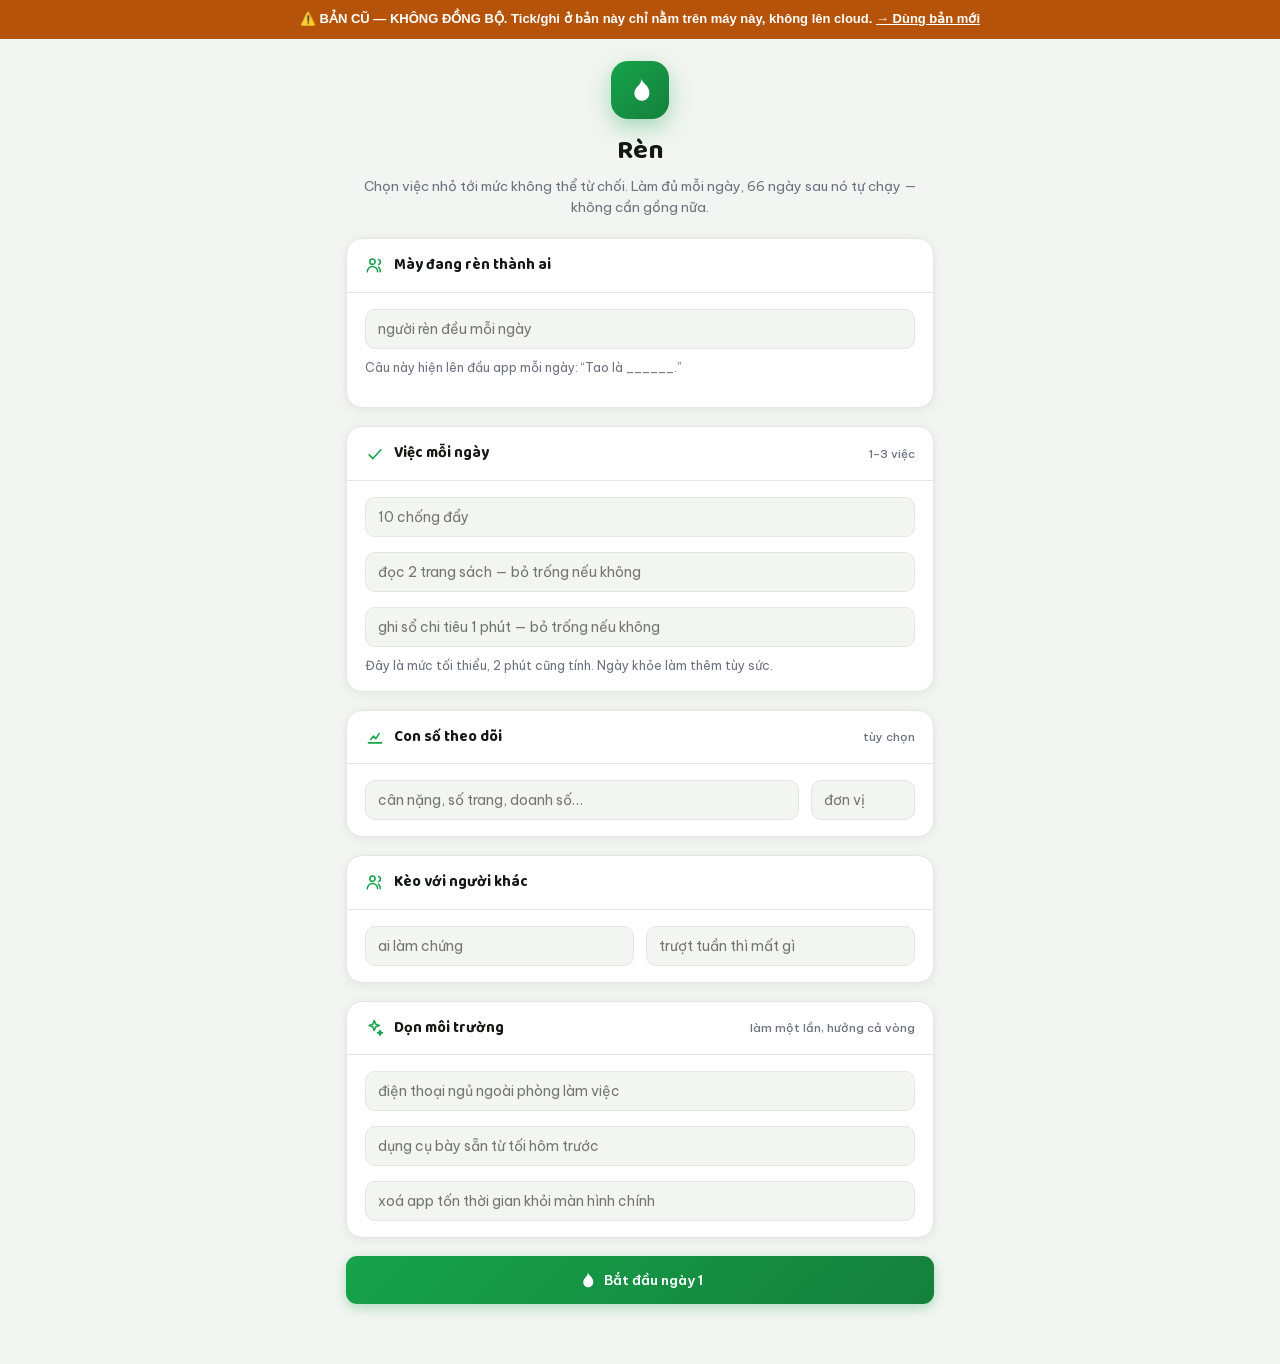
<file: v-xanh-cu.html>
<!doctype html>
<html lang="vi">
<head>
<meta charset="utf-8">
<meta name="viewport" content="width=device-width,initial-scale=1,viewport-fit=cover">
<meta name="theme-color" content="#16a34a" media="(prefers-color-scheme: light)">
<meta name="theme-color" content="#0f1513" media="(prefers-color-scheme: dark)">
<meta name="description" content="Rèn — app kỷ luật 66 ngày: việc tối thiểu mỗi ngày, chuỗi ngày, băng giữ chuỗi, phân tích.">
<title>Rèn · Kỷ luật 66 ngày</title>
<link rel="manifest" href="manifest.json">
<link rel="icon" type="image/svg+xml" href="icon.svg">
<link rel="apple-touch-icon" href="icon.svg">
<meta name="apple-mobile-web-app-capable" content="yes">
<meta name="apple-mobile-web-app-title" content="Rèn">
<meta name="mobile-web-app-capable" content="yes">
</head>
<body>
<div style="position:sticky;top:0;z-index:99999;background:#b45309;color:#fff;padding:10px 14px;font:600 13px/1.45 -apple-system,BlinkMacSystemFont,'Segoe UI',Roboto,sans-serif;text-align:center">⚠️ BẢN CŨ — KHÔNG ĐỒNG BỘ. Tick/ghi ở bản này chỉ nằm trên máy này, không lên cloud. <a href="index.html" style="color:#fff;text-decoration:underline">→ Dùng bản mới</a></div>
<style>
@font-face{font-family:"Be Vietnam Pro";font-style:normal;font-weight:400;font-display:swap;src:url([data-uri]) format('woff2');unicode-range:U+0102-0103, U+0110-0111, U+0128-0129, U+0168-0169, U+01A0-01A1, U+01AF-01B0, U+0300-0301, U+0303-0304, U+0308-0309, U+0323, U+0329, U+1EA0-1EF9, U+20AB}
@font-face{font-family:"Be Vietnam Pro";font-style:normal;font-weight:400;font-display:swap;src:url([data-uri]) format('woff2');unicode-range:U+0000-00FF, U+0131, U+0152-0153, U+02BB-02BC, U+02C6, U+02DA, U+02DC, U+0304, U+0308, U+0329, U+2000-206F, U+20AC, U+2122, U+2191, U+2193, U+2212, U+2215, U+FEFF, U+FFFD}
@font-face{font-family:"Be Vietnam Pro";font-style:normal;font-weight:500;font-display:swap;src:url([data-uri]) format('woff2');unicode-range:U+0102-0103, U+0110-0111, U+0128-0129, U+0168-0169, U+01A0-01A1, U+01AF-01B0, U+0300-0301, U+0303-0304, U+0308-0309, U+0323, U+0329, U+1EA0-1EF9, U+20AB}
@font-face{font-family:"Be Vietnam Pro";font-style:normal;font-weight:500;font-display:swap;src:url([data-uri]) format('woff2');unicode-range:U+0000-00FF, U+0131, U+0152-0153, U+02BB-02BC, U+02C6, U+02DA, U+02DC, U+0304, U+0308, U+0329, U+2000-206F, U+20AC, U+2122, U+2191, U+2193, U+2212, U+2215, U+FEFF, U+FFFD}
@font-face{font-family:"Be Vietnam Pro";font-style:normal;font-weight:600;font-display:swap;src:url([data-uri]) format('woff2');unicode-range:U+0102-0103, U+0110-0111, U+0128-0129, U+0168-0169, U+01A0-01A1, U+01AF-01B0, U+0300-0301, U+0303-0304, U+0308-0309, U+0323, U+0329, U+1EA0-1EF9, U+20AB}
@font-face{font-family:"Be Vietnam Pro";font-style:normal;font-weight:600;font-display:swap;src:url([data-uri]) format('woff2');unicode-range:U+0000-00FF, U+0131, U+0152-0153, U+02BB-02BC, U+02C6, U+02DA, U+02DC, U+0304, U+0308, U+0329, U+2000-206F, U+20AC, U+2122, U+2191, U+2193, U+2212, U+2215, U+FEFF, U+FFFD}
@font-face{font-family:"Be Vietnam Pro";font-style:normal;font-weight:700;font-display:swap;src:url([data-uri]) format('woff2');unicode-range:U+0102-0103, U+0110-0111, U+0128-0129, U+0168-0169, U+01A0-01A1, U+01AF-01B0, U+0300-0301, U+0303-0304, U+0308-0309, U+0323, U+0329, U+1EA0-1EF9, U+20AB}
@font-face{font-family:"Be Vietnam Pro";font-style:normal;font-weight:700;font-display:swap;src:url([data-uri]) format('woff2');unicode-range:U+0000-00FF, U+0131, U+0152-0153, U+02BB-02BC, U+02C6, U+02DA, U+02DC, U+0304, U+0308, U+0329, U+2000-206F, U+20AC, U+2122, U+2191, U+2193, U+2212, U+2215, U+FEFF, U+FFFD}
@font-face{font-family:"Baloo 2";font-style:normal;font-weight:600 800;font-display:swap;src:url([data-uri]) format('woff2');unicode-range:U+0102-0103, U+0110-0111, U+0128-0129, U+0168-0169, U+01A0-01A1, U+01AF-01B0, U+0300-0301, U+0303-0304, U+0308-0309, U+0323, U+0329, U+1EA0-1EF9, U+20AB}
@font-face{font-family:"Baloo 2";font-style:normal;font-weight:600 800;font-display:swap;src:url([data-uri]) format('woff2');unicode-range:U+0000-00FF, U+0131, U+0152-0153, U+02BB-02BC, U+02C6, U+02DA, U+02DC, U+0304, U+0308, U+0329, U+2000-206F, U+20AC, U+2122, U+2191, U+2193, U+2212, U+2215, U+FEFF, U+FFFD}
*,::after,::before{box-sizing:border-box;margin:0;padding:0}
:root{
  --ac:#16a34a;--ac2:#15803d;--ac-dk:#15803d;--ac-lt:#f0fdf4;--ac-mid:#bbf7d0;
  --org:#f97316;--org-lt:#fff7ed;
  --bg:#f2f5f1;--card:#fff;--ink:#141815;--muted:#6b7280;--muted2:#9ca3af;
  --border:#e2e8e1;--border2:#e6eae5;
  --grn:#16a34a;--grn-lt:#dcfce7;--red:#dc2626;--red-lt:#fee2e2;
  --amber:#d97706;--amber-lt:#fef3c7;--blue:#2563eb;--blue-lt:#dbeafe;
  --vio:#7c3aed;--vio-lt:#ede9fe;
  --sh:0 2px 12px rgba(8,50,28,.07);--sh2:0 8px 30px rgba(8,50,28,.13);
  --r:12px;--r2:16px;
  --disp:"Baloo 2","Be Vietnam Pro",system-ui,sans-serif;
  --body:"Be Vietnam Pro",system-ui,-apple-system,sans-serif;
}
body.dark{
  --bg:#0f1513;--card:#19211d;--ink:#eaf1ec;--muted:#94a49a;--muted2:#6d7d74;
  --border:#26332c;--border2:#26332c;--ac-lt:#12291c;--ac-mid:#1d5234;--org-lt:#2a2014;
  --grn-lt:#14331f;--red-lt:#3a1818;--amber-lt:#33270f;--blue-lt:#16243f;--vio-lt:#221a3d;
  --sh:0 2px 12px rgba(0,0,0,.4);--sh2:0 10px 34px rgba(0,0,0,.5);
}
body{font-family:var(--body);background:var(--bg);color:var(--ink);font-size:14px;-webkit-font-smoothing:antialiased;transition:background .2s,color .2s;line-height:1.5}
button{font-family:inherit;cursor:pointer;border:0;background:none;color:inherit}
input,textarea,select{font-family:inherit;font-size:14px}
svg{display:block}
:focus-visible{outline:2px solid var(--ac);outline-offset:2px;border-radius:8px}
::-webkit-scrollbar{height:8px;width:8px}::-webkit-scrollbar-thumb{background:var(--ac-mid);border-radius:8px}
@keyframes fade{from{opacity:0;transform:translateY(8px)}to{opacity:1;transform:none}}
@keyframes pop{from{opacity:0;transform:scale(.96)}to{opacity:1;transform:none}}
@keyframes ringin{from{stroke-dashoffset:var(--circ)}}
@keyframes bump{0%{transform:scale(.72)}55%{transform:scale(1.16)}100%{transform:scale(1)}}
.app{display:flex;min-height:100vh}

.side{width:236px;flex-shrink:0;background:var(--card);border-right:1px solid var(--border);position:sticky;top:0;height:100vh;display:flex;flex-direction:column;padding:18px 14px}
.brand{display:flex;align-items:center;gap:10px;padding:4px 8px 18px}
.brand .lic{width:40px;height:40px;border-radius:12px;background:linear-gradient(135deg,var(--ac),var(--ac-dk));display:flex;align-items:center;justify-content:center;color:#fff;flex-shrink:0;box-shadow:0 4px 12px rgba(22,163,74,.35)}
.brand b{font-family:var(--disp);font-size:19px;line-height:1.05;font-weight:700}
.brand small{font-size:11px;color:var(--muted);font-weight:500;display:block}
.nav{display:flex;flex-direction:column;gap:3px;margin-top:6px}
.nav button{display:flex;align-items:center;gap:11px;padding:10px 12px;border-radius:11px;color:var(--muted);font-weight:500;font-size:13.5px;transition:all .14s;text-align:left;width:100%}
.nav button:hover{background:var(--ac-lt);color:var(--ac-dk)}
.nav button.on{background:linear-gradient(135deg,var(--ac),var(--ac-dk));color:#fff;box-shadow:0 4px 12px rgba(22,163,74,.3)}
.nav .bdg{margin-left:auto;background:var(--red);color:#fff;font-size:11px;font-weight:700;min-width:20px;height:20px;border-radius:10px;display:flex;align-items:center;justify-content:center;padding:0 6px}
.nav button.on .bdg{background:rgba(255,255,255,.25)}
.side-foot{margin-top:auto;display:flex;flex-direction:column;gap:8px;padding-top:14px;border-top:1px solid var(--border)}
.tgl{display:flex;align-items:center;gap:9px;padding:9px 12px;border-radius:11px;color:var(--muted);font-size:13px;font-weight:500}
.tgl:hover{background:var(--ac-lt);color:var(--ac-dk)}
.sidefire{display:flex;align-items:center;gap:10px;padding:10px 12px;border-radius:12px;background:var(--ac-lt);color:var(--ac-dk)}
.sidefire b{font-family:var(--disp);font-size:20px;line-height:1}
.sidefire small{font-size:11px;font-weight:600;color:var(--ac-dk);opacity:.8;display:block}

.main{flex:1;min-width:0;display:flex;flex-direction:column}
.topbar{position:sticky;top:0;z-index:40;background:var(--bg);padding:16px 26px 10px;display:flex;align-items:center;gap:14px;flex-wrap:wrap}
.topbar h1{font-family:var(--disp);font-size:23px;font-weight:700;line-height:1.15}
.topbar .sub{font-size:12.5px;color:var(--muted);margin-top:1px}
.spacer{flex:1}
.content{padding:6px 26px 96px}
.content.anim{animation:fade .3s ease}
@media(min-width:1024px){.content{padding-bottom:36px}}

.btn{display:inline-flex;align-items:center;justify-content:center;gap:7px;background:linear-gradient(135deg,var(--ac),var(--ac-dk));color:#fff;padding:9px 16px;border-radius:11px;font-weight:600;font-size:13.5px;box-shadow:0 4px 12px rgba(22,163,74,.3);transition:transform .12s,box-shadow .12s,filter .12s}
.btn:hover{transform:translateY(-1px);box-shadow:0 6px 18px rgba(22,163,74,.4)}
.btn:active{transform:translateY(0)}
.btn.ghost{background:var(--card);color:var(--ink);border:1px solid var(--border);box-shadow:none}
.btn.ghost:hover{background:var(--ac-lt);color:var(--ac-dk);border-color:var(--ac-mid)}
.btn.grn{background:linear-gradient(135deg,#22c55e,var(--grn));box-shadow:0 4px 12px rgba(22,163,74,.3)}
.btn.blu{background:linear-gradient(135deg,#3b82f6,var(--blue));box-shadow:0 4px 12px rgba(37,99,235,.28)}
.btn.dgr{background:var(--card);color:var(--red);border:1px solid var(--red);box-shadow:none}
.btn.sm{padding:6px 11px;font-size:12.5px}
.btn.wide{width:100%}
.btn+.btn.wide,.btn.wide+.btn.wide{margin-top:9px}
body.dark .btn{box-shadow:none}
body.dark .btn:hover{box-shadow:none;filter:brightness(1.07)}
body.dark .brand .lic,body.dark .nav button.on{box-shadow:none}

.grid-stat{display:grid;grid-template-columns:repeat(auto-fit,minmax(158px,1fr));gap:14px;margin-bottom:20px}
.stat{background:var(--card);border:1px solid var(--border);border-radius:var(--r2);padding:16px 18px;box-shadow:var(--sh);position:relative;overflow:hidden}
.stat .ic{width:38px;height:38px;border-radius:11px;display:flex;align-items:center;justify-content:center;margin-bottom:10px}
.stat .n{font-family:var(--disp);font-size:30px;line-height:1;font-weight:700}
.stat .n s{font-size:14px;text-decoration:none;color:var(--muted);font-weight:600}
.stat .l{font-size:12.5px;color:var(--muted);margin-top:3px;font-weight:500}
.ic.o{background:var(--org-lt);color:var(--org)}.ic.b{background:var(--blue-lt);color:var(--blue)}
.ic.g{background:var(--grn-lt);color:var(--grn)}.ic.r{background:var(--red-lt);color:var(--red)}
.ic.a{background:var(--amber-lt);color:var(--amber)}.ic.v{background:var(--vio-lt);color:var(--vio)}

.panel{background:var(--card);border:1px solid var(--border);border-radius:var(--r2);box-shadow:var(--sh);margin-bottom:18px}
.panel-h{display:flex;align-items:center;gap:9px;padding:15px 18px;border-bottom:1px solid var(--border)}
.panel-h b{font-size:15px;font-family:var(--disp);font-weight:700;flex:1}
.panel-h .lead{color:var(--ac);display:flex}
.panel-h small{font-size:11.5px;color:var(--muted);font-weight:500}
.panel-b{padding:16px 18px}
.panel-b.tight{padding:6px 18px 12px}
.panel-b.flush{padding:0}
.cols{display:grid;grid-template-columns:1.35fr 1fr;gap:18px;align-items:start}
@media(max-width:900px){.cols{grid-template-columns:1fr}}

.row{display:flex;align-items:center;gap:12px;padding:12px 18px;border-bottom:1px solid var(--border);transition:background .12s}
.row:last-child{border-bottom:0}
.row:hover{background:var(--ac-lt)}
.chk{width:26px;height:26px;border-radius:9px;border:2px solid var(--muted2);flex-shrink:0;display:flex;align-items:center;justify-content:center;cursor:pointer;color:transparent;transition:all .14s}
.chk:hover{border-color:var(--ac)}
.row.done .chk{background:var(--grn);border-color:var(--grn);color:#fff}
.chk.bump{animation:bump .34s cubic-bezier(.34,1.6,.64,1)}
.row .rt{flex:1;min-width:0}
.row .rt b{font-weight:600;font-size:14px;display:block}
.row.done .rt b{text-decoration:line-through;color:var(--muted)}
.row .rt small{color:var(--muted);font-size:12px}
.row .hic{width:30px;height:30px;border-radius:9px;display:flex;align-items:center;justify-content:center;flex-shrink:0}
.row.mute{opacity:.45}
.tag{display:inline-flex;align-items:center;gap:4px;font-size:11px;font-weight:600;padding:3px 8px;border-radius:7px;white-space:nowrap}
.tag.o{background:var(--org-lt);color:var(--org)}.tag.g{background:var(--grn-lt);color:var(--grn)}
.tag.b{background:var(--blue-lt);color:var(--blue)}.tag.a{background:var(--amber-lt);color:var(--amber)}
.tag.r{background:var(--red-lt);color:var(--red)}.tag.v{background:var(--vio-lt);color:var(--vio)}

.prog{height:8px;background:var(--border2);border-radius:6px;overflow:hidden}
.prog>i{display:block;height:100%;background:linear-gradient(90deg,var(--ac),var(--ac-dk));border-radius:6px;transition:width .4s}
.prog.full>i{background:linear-gradient(90deg,#22c55e,var(--grn))}
.prog.ice>i{background:linear-gradient(90deg,#60a5fa,var(--blue))}

.ringwrap{display:flex;align-items:center;gap:18px}
.ring{position:relative;width:118px;height:118px;flex-shrink:0}
.ring .mid{position:absolute;inset:0;display:flex;flex-direction:column;align-items:center;justify-content:center}
.ring .mid b{font-family:var(--disp);font-size:27px;line-height:1;font-weight:700}
.ring .mid small{font-size:11px;color:var(--muted);font-weight:600}
.ring circle{transition:stroke-dashoffset .5s ease}

.vow{background:linear-gradient(135deg,var(--ac),var(--ac-dk));border-radius:var(--r2);padding:22px 20px;color:#fff;box-shadow:0 8px 24px rgba(22,163,74,.28);margin-bottom:18px;position:relative;overflow:hidden}
body.dark .vow{box-shadow:none}
.vow .lb{font-size:11px;font-weight:700;letter-spacing:1.1px;text-transform:uppercase;opacity:.85}
.vow .say{font-family:var(--disp);font-size:clamp(20px,4.6vw,27px);font-weight:700;line-height:1.25;margin-top:6px}
.vow .mrow{display:flex;gap:22px;margin-top:14px;padding-top:13px;border-top:1px solid rgba(255,255,255,.25)}
.vow .mrow div b{font-family:var(--disp);font-size:20px;font-weight:700;display:block;line-height:1.1}
.vow .mrow div small{font-size:11px;opacity:.85;font-weight:500}
.vow .glow{position:absolute;right:-30px;top:-30px;width:150px;height:150px;border-radius:50%;background:rgba(255,255,255,.12)}

.note{border-radius:var(--r2);padding:14px 16px;margin-bottom:16px;display:flex;gap:12px;align-items:flex-start;font-size:13.5px;font-weight:500;line-height:1.5;border:1px solid transparent}
.note b{font-weight:700}
.note.warn{background:var(--red-lt);color:var(--red);border-color:rgba(220,38,38,.25)}
.note.ice{background:var(--blue-lt);color:var(--blue);border-color:rgba(37,99,235,.22)}
.note.win{background:var(--grn-lt);color:var(--grn);border-color:rgba(22,163,74,.22)}
.note.tipy{background:var(--amber-lt);color:var(--amber);border-color:rgba(217,119,6,.22)}
.note u{cursor:pointer;font-weight:700}
.note .ni{flex-shrink:0;margin-top:1px}

.heat{display:grid;grid-template-columns:repeat(7,1fr);gap:6px;max-width:470px;margin:0 auto}
.hd{font-size:10.5px;font-weight:700;color:var(--muted2);text-align:center;padding-bottom:2px}
.cell{aspect-ratio:1;border-radius:9px;background:var(--bg);border:1px solid var(--border);display:flex;align-items:center;justify-content:center;font-size:11px;font-weight:600;color:var(--muted2);cursor:pointer;transition:transform .1s,box-shadow .12s}
.cell:hover{transform:scale(1.07);box-shadow:var(--sh)}
.cell.void{visibility:hidden}
.cell.hit{background:linear-gradient(135deg,#22c55e,var(--grn));border-color:transparent;color:#fff}
.cell.ice{background:linear-gradient(135deg,#60a5fa,var(--blue));border-color:transparent;color:#fff}
.cell.part{background:var(--amber-lt);border-color:var(--amber);color:var(--amber)}
.cell.slip{background:var(--red-lt);border-color:var(--red);color:var(--red)}
.cell.fut{opacity:.5;cursor:default}
.cell.fut:hover{transform:none;box-shadow:none}
.cell.now{outline:2.5px solid var(--ac);outline-offset:2px}
.key{display:flex;flex-wrap:wrap;gap:8px 16px;margin-top:14px}
.key span{display:flex;align-items:center;gap:6px;font-size:12px;color:var(--muted);font-weight:500}
.key i{width:13px;height:13px;border-radius:4px;display:block}

.bars{display:flex;align-items:flex-end;gap:6px;height:118px;padding-top:6px}
.bars .bcol{flex:1;display:flex;flex-direction:column;align-items:center;gap:6px;height:100%;justify-content:flex-end;min-width:0}
.bars .bk{width:100%;border-radius:7px 7px 3px 3px;background:linear-gradient(180deg,#fbbf24,var(--amber));min-height:4px;transition:height .4s}
.bars .bk.g{background:linear-gradient(180deg,#22c55e,var(--grn))}
.bars .bk.b{background:linear-gradient(180deg,#60a5fa,var(--blue))}
.bars .bk.e{background:var(--border2)}
.bars .bl{font-size:10.5px;color:var(--muted2);font-weight:600;white-space:nowrap}
canvas{width:100%;display:block}

.hstat{width:100%;border-collapse:collapse;font-size:13px}
.hstat th{text-align:left;font-size:11px;letter-spacing:.4px;text-transform:uppercase;color:var(--muted2);font-weight:700;padding:0 10px 9px 0}
.hstat th:last-child,.hstat td:last-child{text-align:right;padding-right:0}
.hstat td{padding:10px 10px 10px 0;border-top:1px solid var(--border);font-weight:500}
.hstat td b{font-weight:600}
.hstat .mini{height:6px;border-radius:4px;background:var(--border2);overflow:hidden;margin-top:5px;min-width:64px}
.hstat .mini>i{display:block;height:100%;border-radius:4px;background:linear-gradient(90deg,var(--ac),var(--ac-dk))}

.badges{display:flex;gap:9px;flex-wrap:wrap}
.bch{display:flex;flex-direction:column;align-items:center;gap:5px;min-width:72px;padding:12px 8px;border-radius:13px;background:var(--bg);border:1px solid var(--border);text-align:center;flex:1 1 72px}
.bch.on{background:linear-gradient(160deg,var(--ac-lt),var(--card));border-color:var(--ac-mid)}
.bch.off{opacity:.42}
.bch .be{color:var(--ac);display:flex}
.bch.off .be{color:var(--muted2)}
.bch small{font-size:10.5px;font-weight:600;line-height:1.15;color:var(--muted)}
.bch.on small{color:var(--ac-dk)}

.fnd{display:flex;gap:12px;align-items:flex-start;padding:14px 0;border-top:1px solid var(--border)}
.fnd:first-child{border-top:0;padding-top:4px}
.fnd .fi{width:34px;height:34px;border-radius:10px;display:flex;align-items:center;justify-content:center;flex-shrink:0}
.fnd .ft b{display:block;font-weight:600;font-size:13.5px;margin-bottom:2px}
.fnd .ft p{font-size:12.5px;color:var(--muted);line-height:1.5}

.fld{margin-bottom:15px}
.fld label{display:block;font-size:12.5px;font-weight:600;color:var(--muted);margin-bottom:6px}
.fld input,.fld textarea,.fld select{width:100%;background:var(--bg);border:1.5px solid var(--border);border-radius:10px;padding:10px 12px;color:var(--ink);outline:none;transition:border-color .14s}
.fld input:focus,.fld textarea:focus{border-color:var(--ac)}
.fld textarea{resize:vertical;min-height:70px;line-height:1.5}
.frow{display:flex;gap:12px}.frow>*{flex:1}
.frow .narrow{flex:0 0 104px}
.chips{display:flex;gap:7px;flex-wrap:wrap}
.chip{padding:7px 12px;border-radius:9px;background:var(--bg);border:1.5px solid var(--border);font-size:12.5px;font-weight:600;color:var(--muted);transition:all .12s;display:inline-flex;align-items:center;gap:6px}
.chip:hover{border-color:var(--ac-mid)}
.chip.on{background:var(--ac-lt);border-color:var(--ac);color:var(--ac-dk)}
.chip.ico{padding:9px}
.swatch{width:34px;height:34px;border-radius:10px;border:2.5px solid transparent;display:flex;align-items:center;justify-content:center}
.swatch.on{border-color:var(--ink)}
.step{display:flex;align-items:center;gap:6px}
.step button{width:34px;height:34px;border:1.5px solid var(--border);border-radius:10px;color:var(--muted);display:flex;align-items:center;justify-content:center;background:var(--bg)}
.step button:hover{border-color:var(--ac);color:var(--ac-dk)}
.step .v{min-width:60px;text-align:center;font-family:var(--disp);font-size:18px;font-weight:700}
.step .v.low{color:var(--red)}.step .v.ok{color:var(--grn)}
.kv{display:flex;align-items:center;justify-content:space-between;gap:14px;padding:13px 0;border-top:1px solid var(--border)}
.kv:first-child{border-top:0}
.kv .kt b{display:block;font-weight:600;font-size:13.5px}
.kv .kt small{font-size:12px;color:var(--muted)}

.ov{position:fixed;inset:0;background:rgba(20,14,8,.55);backdrop-filter:blur(3px);z-index:100;display:flex;align-items:flex-end;justify-content:center;animation:fade .2s}
@media(min-width:640px){.ov{align-items:center;padding:20px}}
.modal{background:var(--card);width:100%;max-width:520px;max-height:92vh;overflow-y:auto;border-radius:20px 20px 0 0;animation:pop .25s ease;box-shadow:var(--sh2)}
@media(min-width:640px){.modal{border-radius:20px}}
.modal-h{display:flex;align-items:center;gap:10px;padding:17px 20px;border-bottom:1px solid var(--border);position:sticky;top:0;background:var(--card);z-index:2}
.modal-h b{font-family:var(--disp);font-size:17px;flex:1;font-weight:700}
.modal-h small{display:block;font-size:11.5px;color:var(--muted);font-weight:500;font-family:var(--body)}
.modal-h .x{color:var(--muted);padding:5px;display:flex;border-radius:9px}
.modal-h .x:hover{background:var(--bg);color:var(--red)}
.modal-b{padding:18px 20px}
.modal-f{display:flex;gap:10px;padding:15px 20px;border-top:1px solid var(--border);position:sticky;bottom:0;background:var(--card)}
.modal-f .btn{flex:1;padding:12px}

.mtop{display:none;align-items:center;gap:10px;padding:12px 16px;background:var(--card);border-bottom:1px solid var(--border);position:sticky;top:0;z-index:50}
.mtop .lic{width:34px;height:34px;border-radius:10px;background:linear-gradient(135deg,var(--ac),var(--ac-dk));display:flex;align-items:center;justify-content:center;color:#fff}
.mtop b{font-family:var(--disp);font-size:17px;font-weight:700;flex:1}
.mtop .mfire{display:flex;align-items:center;gap:5px;color:var(--ac-dk);background:var(--ac-lt);padding:5px 11px;border-radius:20px;font-weight:700;font-size:13px}
.botnav{display:none;position:fixed;bottom:0;left:0;right:0;background:var(--card);border-top:1px solid var(--border);z-index:50;padding:6px 4px calc(8px + env(safe-area-inset-bottom))}
.botnav button{display:flex;flex-direction:column;align-items:center;gap:2px;font-size:10px;font-weight:600;color:var(--muted2);padding:5px 2px;border-radius:10px;flex:1 1 0;min-width:0;white-space:nowrap}
.botnav button.on{color:var(--ac)}
.fab{display:none;position:fixed;right:18px;bottom:calc(78px + env(safe-area-inset-bottom));width:56px;height:56px;border-radius:50%;background:linear-gradient(135deg,var(--ac),var(--ac-dk));color:#fff;align-items:center;justify-content:center;box-shadow:0 8px 24px rgba(22,163,74,.45);z-index:49}
@media(max-width:820px){
  .side{display:none}.mtop{display:flex}.botnav{display:flex}.fab{display:flex}
  .topbar{display:none}.content{padding:14px 14px 100px}
  .grid-stat{grid-template-columns:repeat(2,1fr);gap:11px}
  .ringwrap{flex-direction:column;align-items:stretch;gap:14px}
  .ring{margin:0 auto}
}
.toast{position:fixed;left:50%;bottom:92px;transform:translateX(-50%);background:linear-gradient(135deg,var(--ac),var(--ac-dk));color:#fff;padding:12px 22px;border-radius:30px;font-size:13.5px;font-weight:600;z-index:350;display:flex;align-items:center;gap:10px;box-shadow:var(--sh2);animation:pop .25s;max-width:90vw}
.toast.g{background:linear-gradient(135deg,#22c55e,var(--grn))}
.toast.b{background:linear-gradient(135deg,#3b82f6,var(--blue))}
@media(min-width:820px){.toast{bottom:28px}}
.fx{position:fixed;inset:0;pointer-events:none;z-index:400}
.empty{text-align:center;padding:34px 18px;color:var(--muted2)}
.empty p{margin-top:9px;font-size:13.5px}
.hint{font-size:12.5px;color:var(--muted);line-height:1.5;margin-top:9px}
.wz{max-width:620px;margin:0 auto;padding:22px 16px 60px}
.wz .head{text-align:center;margin-bottom:20px}
.wz .head .lic{width:58px;height:58px;border-radius:17px;background:linear-gradient(135deg,var(--ac),var(--ac-dk));display:flex;align-items:center;justify-content:center;color:#fff;margin:0 auto 12px;box-shadow:0 8px 22px rgba(22,163,74,.35)}
.wz .head h1{font-family:var(--disp);font-size:27px;font-weight:700}
.wz .head p{font-size:13.5px;color:var(--muted);margin-top:5px;line-height:1.55}
@media(prefers-reduced-motion:reduce){*{animation:none!important;transition:none!important}}
</style>

<div id="app"></div>
<div id="mroot"></div>
<div id="troot"></div>

<script>
var KEY="ren.v2", OLD="ren-v1";
var I={
 grid:'<path d="M4 4h6v6H4zM14 4h6v6h-6zM4 14h6v6H4zM14 14h6v6h-6z"/>',
 flame:'<path d="M13.1 2.2c.4 3-.9 4.6-2.3 6.1C9.2 9.9 7.5 11.6 7.5 14.6c0 3.3 2.7 6 6 6s6-2.7 6-6c0-4.3-2.6-6.6-4.2-8.1-1-1-1.9-2-2.2-4.3z" fill="currentColor" stroke="none"/>',
 cal:'<rect x="3.5" y="5" width="17" height="16" rx="3"/><path d="M8 3v3M16 3v3M3.5 10h17"/>',
 chart:'<path d="M4 19h16M7 15l3-4 3 3 4-6"/>',
 sliders:'<path d="M4 8h9M18 8h2M4 16h4M12 16h8"/><circle cx="15.5" cy="8" r="2.2"/><circle cx="9" cy="16" r="2.2"/>',
 check:'<path d="M5 13l4.5 4.5L19 7"/>',
 plus:'<path d="M12 5v14M5 12h14"/>',
 x:'<path d="M6 6l12 12M18 6L6 18"/>',
 pencil:'<path d="M4 20h4l10-10-4-4L4 16z"/>',
 trash:'<path d="M4 7h16M9.5 7V4.5h5V7M6.5 7l1 13h9l1-13"/>',
 moon:'<path d="M20 14.5A8.5 8.5 0 0 1 9.5 4a8.5 8.5 0 1 0 10.5 10.5z" fill="currentColor" stroke="none"/>',
 sun:'<circle cx="12" cy="12" r="4.2"/><path d="M12 2.5v2M12 19.5v2M2.5 12h2M19.5 12h2M5.5 5.5l1.5 1.5M17 17l1.5 1.5M18.5 5.5L17 7M7 17l-1.5 1.5"/>',
 bolt:'<path d="M13.5 2 4 14h6l-1.5 8L20 10h-6.5z" fill="currentColor" stroke="none"/>',
 target:'<circle cx="12" cy="12" r="8.4"/><circle cx="12" cy="12" r="3.6"/>',
 bed:'<path d="M3 18v-7h12.5a4.5 4.5 0 0 1 4.5 4.5V18M3 18h18M3 11V6.5"/><circle cx="7.2" cy="8.4" r="1.7"/>',
 note:'<path d="M5 4h8.5L19 9.5V20H5z"/><path d="M13 4v6h6"/>',
 users:'<circle cx="9" cy="8" r="3.2"/><path d="M2.8 20c0-3.4 2.8-6.2 6.2-6.2s6.2 2.8 6.2 6.2M16.5 5.4a3.2 3.2 0 0 1 0 6M18.4 20c0-2.3-.9-4.3-2.3-5.6"/>',
 spark:'<path d="M11 3l1.9 4.4L17.3 9l-4.4 1.6L11 15l-1.6-4.4L5 9l4.4-1.6z"/><path d="M18 15l.8 2 2.2.8-2.2.8-.8 2-.8-2-2.2-.8 2.2-.8z"/>',
 cup:'<path d="M8 4h8v5a4 4 0 0 1-8 0zM8 6H5.2v1.6A3.2 3.2 0 0 0 8.4 11M16 6h2.8v1.6A3.2 3.2 0 0 1 15.6 11M12 13v4M9 20h6"/>',
 snow:'<path d="M12 2.5v19M4.2 6.8l15.6 10.4M19.8 6.8L4.2 17.2"/>',
 dl:'<path d="M12 4v11M8 11.5l4 4 4-4M5 19.5h14"/>',
 ul:'<path d="M12 20V9M8 12.5l4-4 4 4M5 4.5h14"/>',
 copy:'<rect x="8.5" y="8.5" width="11.5" height="11.5" rx="2.5"/><path d="M15.5 8.5V6.5a2.5 2.5 0 0 0-2.5-2.5H6.5A2.5 2.5 0 0 0 4 6.5V13a2.5 2.5 0 0 0 2.5 2.5h2"/>',
 dumb:'<path d="M4 9v6M7 7v10M17 7v10M20 9v6M7 12h10"/>',
 book:'<path d="M4 5.5A2.5 2.5 0 0 1 6.5 3H19v15H6.5A2.5 2.5 0 0 0 4 20.5z"/><path d="M4 5.5v15"/>',
 water:'<path d="M12 3s6 6.4 6 10.4A6 6 0 0 1 6 13.4C6 9.4 12 3 12 3z"/>',
 brush:'<path d="M9.5 14.5 4 20l5.5-1 .8-2.2M14 4.5l5.5 5.5-7.5 7.5-5.5-5.5z"/>',
 wallet:'<rect x="3.5" y="6" width="17" height="13" rx="3"/><path d="M3.5 10.5h17M16 14.5h1.5"/>',
 leaf:'<path d="M5 19C5 10 11 5 20 5c0 9-5 14-14 14H5zM5 19c2-5 5.5-8.5 10-10.5"/>'
};
function ic(n,s){return '<svg width="'+(s||20)+'" height="'+(s||20)+'" viewBox="0 0 24 24" fill="none" stroke="currentColor" stroke-width="1.9" stroke-linecap="round" stroke-linejoin="round">'+(I[n]||'')+'</svg>'}
var ICONS=["flame","dumb","book","water","brush","bolt","leaf","wallet","note","spark"];
var COLORS=["g","b","v","a","o","r"];
var COLORHEX={o:"#f97316",g:"#16a34a",b:"#2563eb",a:"#d97706",v:"#7c3aed",r:"#dc2626"};
var DEF={v:2,identity:"",habits:[],metric:{name:"",unit:""},pact:{who:"",stake:""},env:[],start:null,cycle:1,days:{},history:[],theme:"auto",tab:"dash"};
var S=load(), M=null, bumpId=null, cheer=false, lastTab=null;

function load(){
  try{
    var raw=localStorage.getItem(KEY);
    if(raw){var o=JSON.parse(raw);return fill(o)}
    var old=localStorage.getItem(OLD);
    if(old){var p=JSON.parse(old);return fill(migrate(p))}
  }catch(e){}
  return JSON.parse(JSON.stringify(DEF));
}
function fill(o){var d=JSON.parse(JSON.stringify(DEF));for(var k in d)if(!(k in o)||o[k]==null)o[k]=d[k];o.v=2;return o}
function migrate(p){
  var o=JSON.parse(JSON.stringify(DEF));
  o.identity=p.identity||"";o.metric=p.metric||{name:"",unit:""};o.pact=p.pact||{who:"",stake:""};
  o.env=p.env||[];o.start=p.start;o.cycle=p.cycle||1;o.history=p.history||[];
  o.habits=(p.habits||[]).map(function(h,i){return {id:h.id,name:h.name,icon:ICONS[i%ICONS.length],color:COLORS[i%COLORS.length]}});
  var d=p.days||{};
  for(var k in d){var r=d[k];o.days[k]={t:r.t||[],sleep:r.sleep==null?null:r.sleep,energy:null,m:r.m==null?null:r.m,crisis:!!r.crisis,closed:!!r.closed,note:""}}
  return o;
}
function save(){try{localStorage.setItem(KEY,JSON.stringify(S))}catch(e){}}
function uid(){return Math.random().toString(36).slice(2,9)}
function esc(s){return String(s==null?"":s).replace(/[&<>"']/g,function(c){return {"&":"&amp;","<":"&lt;",">":"&gt;",'"':"&quot;","'":"&#39;"}[c]})}
function pad(n){return String(n).padStart(2,"0")}
function dk(d){return d.getFullYear()+"-"+pad(d.getMonth()+1)+"-"+pad(d.getDate())}
function today(){return dk(new Date())}
function P(k){var a=k.split("-");return new Date(+a[0],+a[1]-1,+a[2])}
function addD(k,n){var d=P(k);return dk(new Date(d.getFullYear(),d.getMonth(),d.getDate()+n))}
function diffD(a,b){return Math.round((P(b)-P(a))/864e5)}
function wd(k){return (P(k).getDay()+6)%7}
function fmtD(k){var a=k.split("-");return a[2]+"/"+a[1]}
function fmtFull(k){var a=k.split("-");return a[2]+"/"+a[1]+"/"+a[0]}
var WDN=["T2","T3","T4","T5","T6","T7","CN"];

function rec(k){return S.days[k]||null}
function need(){return S.habits.length}
function got(k){var r=rec(k);return r&&r.t?r.t.filter(function(id){return S.habits.some(function(h){return h.id===id})}).length:0}
function isHit(k){var r=rec(k);if(!r)return false;var n=got(k);return r.crisis?n>=1:(n>0&&n>=need())}
function stat(k){var r=rec(k);if(!r&&k>=today())return"fut";if(isHit(k))return (r.crisis&&got(k)<need())?"ice":"hit";if(got(k)>0)return"part";if(r||k<today())return"slip";return"fut"}
function streak(){var k=today();if(!isHit(k))k=addD(k,-1);var n=0;while(isHit(k)&&n<4000){n++;k=addD(k,-1)}return n}
function longest(){if(!S.start)return 0;var best=0,cur=0,k=S.start,end=today();while(k<=end){if(isHit(k)){cur++;if(cur>best)best=cur}else cur=0;k=addD(k,1)}return best}
function hstreak(id){var k=today();var has=function(kk){var r=rec(kk);return !!(r&&r.t.indexOf(id)>=0)};if(!has(k))k=addD(k,-1);var n=0;while(has(k)&&n<4000){n++;k=addD(k,-1)}return n}
function hrate(id){if(!S.start)return 0;var t=0,h=0,k=S.start,end=today();while(k<=end){t++;var r=rec(k);if(r&&r.t.indexOf(id)>=0)h++;k=addD(k,1)}return t?Math.round(h/t*100):0}
function votes(){var v=0;for(var k in S.days)v+=got(k);return v}
function dayIx(){return S.start?diffD(S.start,today())+1:0}
function last(n){var out=[];for(var i=n-1;i>=0;i--)out.push(addD(today(),-i));return out}
function hits(arr){return arr.filter(isHit).length}
function sleeps(n){var a=[];for(var i=0;i<n;i++){var r=rec(addD(today(),-i));if(r&&r.sleep!=null)a.push(r.sleep)}return a}
function avg(a){return a.length?a.reduce(function(x,y){return x+y},0)/a.length:null}
function crisisCount(){var c=0;for(var k in S.days)if(S.days[k].crisis)c++;return c}
function pts(){var out=[],k=S.start,end=today(),i=0;if(!k)return out;while(k<=end){var r=rec(k);if(r&&r.m!=null&&r.m!==""&&!isNaN(+r.m))out.push({i:i,v:+r.m,k:k});k=addD(k,1);i++}return out}
function ensure(k){if(!S.days[k])S.days[k]={t:[],sleep:null,energy:null,m:null,crisis:false,closed:false,note:""};return S.days[k]}
function hby(id){for(var i=0;i<S.habits.length;i++)if(S.habits[i].id===id)return S.habits[i];return null}

function sysDark(){var a=document.documentElement.getAttribute("data-theme");if(a==="dark")return true;if(a==="light")return false;return window.matchMedia&&window.matchMedia("(prefers-color-scheme:dark)").matches}
function applyTheme(){var d=S.theme==="dark"||(S.theme==="auto"&&sysDark());document.body.classList.toggle("dark",d)}

function toast(msg,kind){
  var r=document.getElementById("troot");
  r.innerHTML='<div class="toast '+(kind||"")+'">'+ic(kind==="b"?"snow":kind==="g"?"check":"flame",20)+'<span>'+esc(msg)+'</span></div>';
  clearTimeout(r._h);r._h=setTimeout(function(){r.innerHTML=""},2900);
}
function burst(){
  if(window.matchMedia&&window.matchMedia("(prefers-reduced-motion:reduce)").matches)return;
  var cv=document.createElement("canvas");cv.className="fx";cv.setAttribute("aria-hidden","true");
  document.body.appendChild(cv);
  var kill=function(){if(cv.parentNode)cv.parentNode.removeChild(cv)};
  var safety=setTimeout(kill,2500);
  var c=cv.getContext("2d"),dpr=window.devicePixelRatio||1;
  var W=cv.clientWidth,H=cv.clientHeight;cv.width=W*dpr;cv.height=H*dpr;c.scale(dpr,dpr);
  var cols=["#16a34a","#22c55e","#bbf7d0","#d97706","#15803d"],ps=[];
  for(var i=0;i<46;i++)ps.push({x:W/2,y:H*0.32,vx:(Math.random()-.5)*7.5,vy:-Math.random()*7-2.5,s:3+Math.random()*4,c:cols[i%cols.length],r:Math.random()*6});
  var t=0;
  (function tick(){
    if(!cv.parentNode)return;
    t++;c.clearRect(0,0,W,H);
    for(var j=0;j<ps.length;j++){var p=ps[j];p.vy+=.31;p.x+=p.vx;p.y+=p.vy;p.r+=.13;
      c.save();c.translate(p.x,p.y);c.rotate(p.r);c.fillStyle=p.c;c.globalAlpha=Math.max(0,1-t/72);
      c.fillRect(-p.s/2,-p.s/2,p.s,p.s*1.5);c.restore()}
    if(t<72)requestAnimationFrame(tick);else{clearTimeout(safety);kill()}
  })();
}

var VIEWS=[
 {id:"dash",  t:"Tổng quan", s:"Toàn cảnh hệ thống rèn của mày", i:"grid"},
 {id:"today", t:"Hôm nay",   s:"Đánh dấu việc và chốt ngày",     i:"check"},
 {id:"streak",t:"Chuỗi 66",  s:"Bản đồ ngày và huy hiệu",        i:"cal"},
 {id:"insight",t:"Phân tích",s:"App tự đọc số liệu và nhận xét", i:"chart"},
 {id:"sys",   t:"Hệ thống",  s:"Việc, kèo, môi trường, dữ liệu", i:"sliders"}
];

function render(){
  applyTheme();
  var sy=window.scrollY;
  var app=document.getElementById("app");
  if(!S.start||!S.habits.length){app.className="";app.innerHTML=vWizard();return}
  var v=VIEWS.filter(function(x){return x.id===S.tab})[0]||VIEWS[0];
  var st=streak(),left=need()-got(today());
  app.className="app";
  app.innerHTML=
   '<aside class="side">'
   +'<div class="brand"><div class="lic">'+ic("flame",22)+'</div><div><b>Rèn</b><small>kỷ luật 66 ngày</small></div></div>'
   +'<nav class="nav">'+VIEWS.map(function(x){
       var b=x.id==="today"&&left>0?'<span class="bdg">'+left+'</span>':'';
       return '<button data-a="tab" data-v="'+x.id+'" class="'+(x.id===S.tab?"on":"")+'">'+ic(x.i,20)+'<span>'+x.t+'</span>'+b+'</button>'}).join("")
   +'</nav>'
   +'<div class="side-foot">'
     +'<div class="sidefire">'+ic("flame",22)+'<div><b>'+st+'</b><small>ngày liên tiếp</small></div></div>'
     +'<button class="tgl" data-a="theme">'+ic(document.body.classList.contains("dark")?"sun":"moon",18)+'<span>'+(document.body.classList.contains("dark")?"Giao diện sáng":"Giao diện tối")+'</span></button>'
   +'</div></aside>'
   +'<main class="main">'
     +'<div class="mtop"><div class="lic">'+ic("flame",19)+'</div><b>'+v.t+'</b>'
       +'<div class="mfire">'+ic("flame",16)+st+'</div>'
       +'<button class="tgl" data-a="theme" style="padding:6px">'+ic(document.body.classList.contains("dark")?"sun":"moon",19)+'</button></div>'
     +'<div class="topbar"><div><h1>'+v.t+'</h1><div class="sub">'+v.s+'</div></div><div class="spacer"></div>'
       +(S.tab==="today"?"":'<button class="btn ghost" data-a="tab" data-v="today">'+ic("check",18)+'Đánh dấu hôm nay</button>')
       +'<button class="btn" data-a="day" data-v="'+today()+'">'+ic("note",18)+'Sổ hôm nay</button></div>'
     +'<div class="content'+(S.tab!==lastTab?' anim':'')+'">'+(S.tab==="dash"?vDash():S.tab==="today"?vToday():S.tab==="streak"?vStreak():S.tab==="insight"?vInsight():vSys())+'</div>'
   +'</main>'
   +'<nav class="botnav">'+VIEWS.map(function(x){return '<button data-a="tab" data-v="'+x.id+'" class="'+(x.id===S.tab?"on":"")+'">'+ic(x.i,22)+'<span>'+x.t+'</span></button>'}).join("")+'</nav>'
   +'<button class="fab" data-a="day" data-v="'+today()+'" aria-label="mở sổ hôm nay">'+ic("plus",26)+'</button>';
  lastTab=S.tab;
  if(S.tab==="dash"||S.tab==="streak")drawLine();
  if(S.tab==="insight")drawWk();
  if(bumpId){var el=app.querySelector('.chk[data-v="'+bumpId+'"]');if(el)el.classList.add("bump");bumpId=null}
  if(cheer){cheer=false;burst()}
  renderModal();
  if(sy&&Math.abs(window.scrollY-sy)>2)window.scrollTo(0,sy);
}

function ringSVG(pct,label,sub,color){
  var R=52,C=2*Math.PI*R,off=C*(1-pct/100);
  return '<div class="ring"><svg width="118" height="118" viewBox="0 0 118 118">'
   +'<defs><linearGradient id="rg" x1="0" y1="0" x2="1" y2="1"><stop offset="0" stop-color="'+(color||"#16a34a")+'"/><stop offset="1" stop-color="'+(color==="#16a34a"?"#166534":"#15803d")+'"/></linearGradient></defs>'
   +'<circle cx="59" cy="59" r="'+R+'" fill="none" stroke="var(--border2)" stroke-width="11"/>'
   +'<circle cx="59" cy="59" r="'+R+'" fill="none" stroke="url(#rg)" stroke-width="11" stroke-linecap="round" stroke-dasharray="'+C.toFixed(1)+'" stroke-dashoffset="'+off.toFixed(1)+'" transform="rotate(-90 59 59)"/>'
   +'</svg><div class="mid"><b>'+label+'</b><small>'+sub+'</small></div></div>';
}
function statCard(icn,cls,n,l){return '<div class="stat"><div class="ic '+cls+'">'+ic(icn,21)+'</div><div class="n">'+n+'</div><div class="l">'+l+'</div></div>'}
function barsHTML(days){
  var mx=Math.max(1,need());
  return '<div class="bars">'+days.map(function(k){
    var g=got(k),s=stat(k),h=Math.max(4,Math.round(g/mx*100));
    var cls=s==="hit"?"g":s==="ice"?"b":g>0?"":"e";
    return '<div class="bcol"><div class="bk '+cls+'" style="height:'+(g?h:6)+'%"></div><div class="bl">'+WDN[wd(k)]+'</div></div>'}).join("")+'</div>';
}

function vWizard(){
  return '<div class="wz"><div class="head"><div class="lic">'+ic("flame",30)+'</div>'
   +'<h1>Rèn</h1><p>Chọn việc nhỏ tới mức không thể từ chối. Làm đủ mỗi ngày, 66 ngày sau nó tự chạy — không cần gồng nữa.</p></div>'
   +'<div class="panel"><div class="panel-h"><span class="lead">'+ic("users",20)+'</span><b>Mày đang rèn thành ai</b></div><div class="panel-b">'
     +'<div class="fld"><input id="w-id" placeholder="người rèn đều mỗi ngày"><div class="hint">Câu này hiện lên đầu app mỗi ngày: “Tao là ______.”</div></div></div></div>'
   +'<div class="panel"><div class="panel-h"><span class="lead">'+ic("check",20)+'</span><b>Việc mỗi ngày</b><small>1–3 việc</small></div><div class="panel-b">'
     +'<div class="fld"><input id="w-h1" placeholder="10 chống đẩy"></div>'
     +'<div class="fld"><input id="w-h2" placeholder="đọc 2 trang sách — bỏ trống nếu không"></div>'
     +'<div class="fld" style="margin-bottom:0"><input id="w-h3" placeholder="ghi sổ chi tiêu 1 phút — bỏ trống nếu không"><div class="hint">Đây là mức tối thiểu, 2 phút cũng tính. Ngày khỏe làm thêm tùy sức.</div></div></div></div>'
   +'<div class="panel"><div class="panel-h"><span class="lead">'+ic("chart",20)+'</span><b>Con số theo dõi</b><small>tùy chọn</small></div><div class="panel-b">'
     +'<div class="frow"><div class="fld" style="margin-bottom:0"><input id="w-mn" placeholder="cân nặng, số trang, doanh số…"></div><div class="fld narrow" style="margin-bottom:0"><input id="w-mu" placeholder="đơn vị"></div></div></div></div>'
   +'<div class="panel"><div class="panel-h"><span class="lead">'+ic("users",20)+'</span><b>Kèo với người khác</b></div><div class="panel-b">'
     +'<div class="frow"><div class="fld" style="margin-bottom:0"><input id="w-pw" placeholder="ai làm chứng"></div><div class="fld" style="margin-bottom:0"><input id="w-ps" placeholder="trượt tuần thì mất gì"></div></div></div></div>'
   +'<div class="panel"><div class="panel-h"><span class="lead">'+ic("spark",20)+'</span><b>Dọn môi trường</b><small>làm một lần, hưởng cả vòng</small></div><div class="panel-b">'
     +'<div class="fld"><input id="w-e1" placeholder="điện thoại ngủ ngoài phòng làm việc"></div>'
     +'<div class="fld"><input id="w-e2" placeholder="dụng cụ bày sẵn từ tối hôm trước"></div>'
     +'<div class="fld" style="margin-bottom:0"><input id="w-e3" placeholder="xoá app tốn thời gian khỏi màn hình chính"></div></div></div>'
   +'<button class="btn wide" data-a="wgo" style="padding:14px">'+ic("flame",20)+'Bắt đầu ngày 1</button></div>';
}

function vDash(){
  var k=today(),r=rec(k)||{},g=got(k),n=need(),pct=n?Math.round(g/n*100):0;
  var st=streak(),h7=hits(last(7)),as=avg(sleeps(7)),di=dayIx();
  var envLeft=S.env.filter(function(e){return !e.done}).length;
  var missY=di>1&&!isHit(addD(k,-1));
  var out="";
  if(r.crisis)out+='<div class="note ice"><span class="ni">'+ic("snow",21)+'</span><div><b>Băng giữ chuỗi đang bật.</b> Làm một việc là chuỗi không đứt — mai tính tiếp.</div></div>';
  else if(missY)out+='<div class="note warn"><span class="ni">'+ic("bolt",21)+'</span><div><b>Hôm qua chuỗi đứt.</b> Luật số một: không trượt hai ngày liền. Hôm nay chỉ cần mức tối thiểu, nhưng bắt buộc.</div></div>';
  else if(pct===100&&r.closed)out+='<div class="note win"><span class="ni">'+ic("cup",21)+'</span><div><b>Xong ngày '+Math.min(di,66)+'.</b> Chuỗi '+st+' ngày và vẫn đang cháy.</div></div>';
  out+='<div class="grid-stat">'
   +statCard("flame","g",st,"chuỗi hiện tại")
   +statCard("cup","a",longest(),"chuỗi dài nhất")
   +statCard("cal","b",Math.min(di,66)+'<s>/66</s>',"ngày của vòng "+S.cycle)
   +statCard("bolt","v",votes(),"tổng lần đã làm")
   +'</div>';
  out+='<div class="cols"><div>'
   +'<div class="panel"><div class="panel-h"><span class="lead">'+ic("target",20)+'</span><b>Hôm nay</b><small>'+fmtFull(k)+'</small></div>'
   +'<div class="panel-b"><div class="ringwrap">'
     +ringSVG(pct,pct+"%",g+"/"+n+" việc",pct===100?"#16a34a":"#4ade80")
     +'<div style="flex:1;min-width:0">'
       +S.habits.map(function(h){
         var on=(r.t||[]).indexOf(h.id)>=0;
         return '<div class="kv"><div class="kt"><b>'+esc(h.name)+'</b><small>chuỗi riêng '+hstreak(h.id)+' ngày · đạt '+hrate(h.id)+'%</small></div>'
          +'<button class="chk '+(on?"":"")+'" data-a="tick" data-v="'+h.id+'" aria-pressed="'+on+'" style="'+(on?"background:var(--grn);border-color:var(--grn);color:#fff":"")+'">'+ic("check",16)+'</button></div>'}).join("")
     +'</div></div>'
     +'<div class="prog '+(pct===100?"full":r.crisis?"ice":"")+'" style="margin-top:16px"><i style="width:'+pct+'%"></i></div>'
   +'</div></div>'
   +'<div class="panel"><div class="panel-h"><span class="lead">'+ic("chart",20)+'</span><b>14 ngày gần nhất</b><small>'+hits(last(14))+'/14 đạt</small></div>'
   +'<div class="panel-b">'+barsHTML(last(14))+'</div></div>'
   +(S.metric.name?'<div class="panel"><div class="panel-h"><span class="lead">'+ic("chart",20)+'</span><b>'+esc(S.metric.name)+'</b><small>'+(S.metric.unit?esc(S.metric.unit):"số đo")+'</small></div><div class="panel-b"><canvas id="mline" height="120"></canvas></div></div>':"")
   +'</div><div>'
   +'<div class="panel"><div class="panel-h"><span class="lead">'+ic("bed",20)+'</span><b>Pin ý chí</b></div><div class="panel-b">'
     +'<div class="kv" style="padding-top:0"><div class="kt"><b>Đêm qua</b><small>ngủ mấy tiếng</small></div>'
     +'<div class="step"><button data-a="slp" data-v="-0.5">'+ic("x",14)+'</button><span class="v '+(r.sleep==null?"":r.sleep<6?"low":"ok")+'">'+(r.sleep==null?"—":r.sleep+"h")+'</span><button data-a="slp" data-v="0.5">'+ic("plus",14)+'</button></div></div>'
     +'<div class="kv"><div class="kt"><b>Trung bình 7 ngày</b><small>dưới 6.5h thì kỷ luật sập trước tiên</small></div>'
     +'<b style="font-family:var(--disp);font-size:20px;color:'+(as==null?"var(--muted)":as<6.5?"var(--red)":"var(--grn)")+'">'+(as==null?"—":as.toFixed(1)+"h")+'</b></div>'
   +'</div></div>'
   +'<div class="panel"><div class="panel-h"><span class="lead">'+ic("cal",20)+'</span><b>Tuần này</b><small>'+h7+'/7</small></div><div class="panel-b">'
     +'<div class="prog '+(h7>=6?"full":"")+'"><i style="width:'+Math.round(h7/7*100)+'%"></i></div>'
     +'<div class="hint">'+(h7>=6?"Tuần đẹp. Giữ nhịp này là chuỗi tự dài.":h7>=4?"Tạm được — nhưng còn chỗ để siết.":"Tuần này mỏng. Xem lại môi trường và giấc ngủ trước khi đổ cho ý chí.")+'</div>'
   +'</div></div>'
   +(envLeft?'<div class="panel"><div class="panel-h"><span class="lead">'+ic("spark",20)+'</span><b>Môi trường chưa dọn</b><small>'+envLeft+' việc</small></div><div class="panel-b flush">'
     +S.env.filter(function(e){return !e.done}).slice(0,4).map(function(e){
       return '<div class="row"><button class="chk" data-a="env" data-v="'+e.id+'">'+ic("check",15)+'</button><div class="rt"><b>'+esc(e.text)+'</b><small>dọn một lần, đỡ gồng cả vòng</small></div></div>'}).join("")
     +'</div></div>':"")
   +(S.pact.who?'<div class="panel"><div class="panel-h"><span class="lead">'+ic("users",20)+'</span><b>Kèo với '+esc(S.pact.who)+'</b></div><div class="panel-b">'
     +'<div class="hint" style="margin-top:0">Trượt tuần thì '+esc(S.pact.stake||"…")+'.</div>'
     +'<button class="btn ghost wide" data-a="report" style="margin-top:12px">'+ic("copy",18)+'Copy báo cáo tuần</button></div></div>':"")
   +'</div></div>';
  return out;
}

function vToday(){
  var k=today(),r=ensure(k),g=got(k),n=need(),pct=n?Math.round(g/n*100):0,di=dayIx();
  var missY=di>1&&!isHit(addD(k,-1)),low=r.sleep!=null&&r.sleep<6&&!r.crisis;
  var out='<div class="vow"><div class="glow"></div><div class="lb">Lời thệ</div><div class="say">“Tao là '+esc(S.identity)+'.”</div>'
   +'<div class="mrow"><div><b>'+votes()+'</b><small>lần đã chứng minh</small></div><div><b>'+streak()+'</b><small>ngày liên tiếp</small></div><div><b>'+Math.min(di,66)+'/66</b><small>ngày của vòng '+S.cycle+'</small></div></div></div>';
  if(r.crisis)out+='<div class="note ice"><span class="ni">'+ic("snow",21)+'</span><div><b>Băng giữ chuỗi đang bật.</b> Làm một việc là chuỗi không đứt. <u data-a="crisisoff">Tắt băng</u></div></div>';
  else if(missY)out+='<div class="note warn"><span class="ni">'+ic("bolt",21)+'</span><div><b>Hôm qua chuỗi đứt.</b> Không trượt hai ngày liền — hôm nay bắt buộc phải có dấu.</div></div>';
  out+='<div class="panel"><div class="panel-h"><span class="lead">'+ic("check",20)+'</span><b>Việc hôm nay</b><small>'+g+'/'+n+'</small></div>'
   +'<div class="panel-b flush">'+S.habits.map(function(h,i){
     var on=r.t.indexOf(h.id)>=0,mute=r.crisis&&i>0&&!on,hs=hstreak(h.id);
     return '<div class="row '+(on?"done":"")+' '+(mute?"mute":"")+'">'
      +'<button class="chk" data-a="tick" data-v="'+h.id+'" aria-pressed="'+on+'" aria-label="đánh dấu '+esc(h.name)+'">'+ic("check",16)+'</button>'
      +'<div class="hic ic '+h.color+'">'+ic(h.icon,17)+'</div>'
      +'<div class="rt"><b>'+esc(h.name)+'</b><small>'+(hs?"chuỗi riêng "+hs+" ngày":"chưa có chuỗi")+' · đạt '+hrate(h.id)+'%</small></div>'
      +(r.crisis&&i===0?'<span class="tag b">chỉ cần cái này</span>':on?'<span class="tag g">xong</span>':'')
      +'</div>'}).join("")+'</div>'
   +'<div class="panel-b"><div class="prog '+(pct===100?"full":r.crisis?"ice":"")+'"><i style="width:'+pct+'%"></i></div>'
   +(!r.crisis&&!r.closed?'<button class="btn blu wide" data-a="crisis" style="margin-top:14px">'+ic("snow",18)+'Hôm nay tao đuối — bật băng giữ chuỗi</button>':'')
   +'</div></div>';
  out+='<div class="cols"><div class="panel"><div class="panel-h"><span class="lead">'+ic("bed",20)+'</span><b>Pin ý chí và số đo</b></div><div class="panel-b">'
   +'<div class="kv" style="padding-top:0"><div class="kt"><b>Ngủ đêm qua</b><small>tài nguyên gốc của kỷ luật</small></div>'
   +'<div class="step"><button data-a="slp" data-v="-0.5">'+ic("x",14)+'</button><span class="v '+(r.sleep==null?"":r.sleep<6?"low":"ok")+'">'+(r.sleep==null?"—":r.sleep+"h")+'</span><button data-a="slp" data-v="0.5">'+ic("plus",14)+'</button></div></div>'
   +'<div class="kv"><div class="kt"><b>Mức năng lượng</b><small>cảm nhận hôm nay</small></div><div class="chips">'
   +[1,2,3,4,5].map(function(e){return '<button class="chip '+(r.energy===e?"on":"")+'" data-a="energy" data-v="'+e+'">'+e+'</button>'}).join("")+'</div></div>'
   +(S.metric.name?'<div class="kv"><div class="kt"><b>'+esc(S.metric.name)+'</b><small>'+(S.metric.unit?esc(S.metric.unit):"số đo hôm nay")+'</small></div>'
     +'<input class="chip" style="width:104px;text-align:center;font-family:var(--disp);font-size:16px" inputmode="decimal" data-bind="metric" value="'+(r.m==null?"":r.m)+'" placeholder="—"></div>':"")
   +(low?'<div class="note warn" style="margin:14px 0 0"><span class="ni">'+ic("bed",21)+'</span><div>Dưới 6 tiếng — pin cạn. Đừng gồng, <u data-a="crisis">bật băng giữ chuỗi</u> rồi ngủ bù.</div></div>':"")
   +'</div></div>'
   +'<div class="panel"><div class="panel-h"><span class="lead">'+ic("note",20)+'</span><b>Ghi chú hôm nay</b></div><div class="panel-b">'
   +'<div class="fld" style="margin-bottom:0"><textarea data-bind="note" placeholder="hôm nay cái gì làm mày dễ/khó làm việc này?">'+esc(r.note||"")+'</textarea>'
   +'<div class="hint">Vài chữ thôi. Sau này đọc lại sẽ thấy đúng cái gì làm mày trượt.</div></div></div></div></div>';
  out+=r.closed
   ? '<div class="note '+(pct===100?"win":"tipy")+'"><span class="ni">'+ic(pct===100?"cup":"bolt",21)+'</span><div>'+(pct===100?'<b>Đã chốt sổ — đủ việc.</b> Con người mày đang rèn thắng thêm một ngày.':'<b>Đã chốt sổ — ngày mỏng ('+g+'/'+n+').</b> Mai không được trượt tiếp.')+'</div></div>'
     +'<button class="btn ghost wide" data-a="reopen">'+ic("pencil",18)+'Mở lại sổ hôm nay</button>'
   : '<button class="btn '+(isHit(k)?"grn":"")+' wide" data-a="close" style="padding:14px">'+ic("check",20)+'Chốt sổ hôm nay'+(g?" · "+g+" dấu":"")+'</button>';
  return out;
}

function vStreak(){
  var di=dayIx(),over=di>66;
  var lead=wd(S.start),cells=[];
  for(var i=0;i<lead;i++)cells.push('<div class="cell void"></div>');
  for(var d=0;d<66;d++){
    var k=addD(S.start,d),s=stat(k);
    cells.push('<div class="cell '+s+(k===today()?" now":"")+'" data-a="day" data-v="'+k+'" role="button" tabindex="0" title="Ngày '+(d+1)+' · '+fmtFull(k)+'">'+(d+1)+'</div>');
  }
  var out="";
  if(over)out+='<div class="note win"><span class="ni">'+ic("cup",21)+'</span><div><b>Hết 66 ngày.</b> Việc này giờ gần như tự chạy — giữ làm nền và mở vòng mới cho việc tiếp theo.</div></div>'
   +'<button class="btn wide" data-a="newcycle" style="margin-bottom:18px">'+ic("flame",18)+'Khai vòng '+(S.cycle+1)+' từ hôm nay</button>';
  out+='<div class="grid-stat">'
   +statCard("flame","g",streak(),"chuỗi hiện tại")
   +statCard("cup","a",longest(),"chuỗi dài nhất")
   +statCard("check","g",hits(last(30))+'<s>/30</s>',"30 ngày gần nhất")
   +statCard("snow","b",crisisCount(),"lần dùng băng")
   +'</div>';
  out+='<div class="panel"><div class="panel-h"><span class="lead">'+ic("cal",20)+'</span><b>Bản đồ 66 ngày · vòng '+S.cycle+'</b><small>bấm ô để mở sổ ngày đó</small></div><div class="panel-b">'
   +'<div class="heat">'+WDN.map(function(w){return '<div class="hd">'+w+'</div>'}).join("")+cells.join("")+'</div>'
   +'<div class="key"><span><i style="background:linear-gradient(135deg,#22c55e,#16a34a)"></i>đủ việc</span>'
   +'<span><i style="background:linear-gradient(135deg,#60a5fa,#2563eb)"></i>giữ bằng băng</span>'
   +'<span><i style="background:var(--amber-lt);border:1px solid var(--amber)"></i>thiếu việc</span>'
   +'<span><i style="background:var(--red-lt);border:1px solid var(--red)"></i>đứt chuỗi</span></div></div></div>';
  out+='<div class="cols"><div>'
   +'<div class="panel"><div class="panel-h"><span class="lead">'+ic("target",20)+'</span><b>Từng việc</b></div><div class="panel-b">'
   +'<table class="hstat"><thead><tr><th>Việc</th><th>Chuỗi</th><th>Tỉ lệ đạt</th></tr></thead><tbody>'
   +S.habits.map(function(h){var rt=hrate(h.id);
     return '<tr><td><b>'+esc(h.name)+'</b></td><td><b style="color:var(--ac-dk)">'+hstreak(h.id)+'</b> ngày</td>'
      +'<td><b>'+rt+'%</b><div class="mini"><i style="width:'+rt+'%;background:'+COLORHEX[h.color]+'"></i></div></td></tr>'}).join("")
   +'</tbody></table></div></div>'
   +(S.metric.name?'<div class="panel"><div class="panel-h"><span class="lead">'+ic("chart",20)+'</span><b>'+esc(S.metric.name)+'</b><small>vòng phản hồi</small></div><div class="panel-b"><canvas id="mline" height="130"></canvas></div></div>':"")
   +'</div><div class="panel"><div class="panel-h"><span class="lead">'+ic("cup",20)+'</span><b>Huy hiệu</b></div><div class="panel-b">'+badgesHTML()+'</div></div></div>';
  if(S.history.length)out+='<div class="panel"><div class="panel-h"><span class="lead">'+ic("book",20)+'</span><b>Các vòng đã xong</b></div><div class="panel-b flush">'
   +S.history.map(function(h){return '<div class="row"><div class="hic ic g">'+ic("flame",17)+'</div><div class="rt"><b>Vòng '+h.cycle+'</b><small>'+fmtFull(h.start)+' → '+fmtFull(h.end)+'</small></div></div>'}).join("")+'</div></div>';
  return out;
}

function badgesHTML(){
  var lg=longest(),st=streak(),as=avg(sleeps(7)),perfect=false;
  for(var i=0;i<=Math.max(0,dayIx()-7);i++){var all=true;for(var j=0;j<7;j++)if(!isHit(addD(S.start,i+j)))all=false;if(all)perfect=true}
  var list=[
   {n:"3 ngày",on:lg>=3,i:"spark"},{n:"1 tuần",on:lg>=7,i:"check"},{n:"2 tuần",on:lg>=14,i:"bolt"},
   {n:"1 tháng",on:lg>=30,i:"flame"},{n:"66 ngày",on:lg>=66,i:"cup"},
   {n:"tuần hoàn hảo",on:perfect,i:"target"},{n:"ngủ đủ",on:as!=null&&as>=7,i:"bed"},
   {n:"đang cháy",on:st>=5,i:"flame"}
  ];
  return '<div class="badges">'+list.map(function(b){
    return '<div class="bch '+(b.on?"on":"off")+'"><span class="be">'+ic(b.i,22)+'</span><small>'+b.n+'</small></div>'}).join("")+'</div>'
   +'<div class="hint">Huy hiệu tính theo chuỗi dài nhất, nên trượt một ngày không xoá thành tích cũ.</div>';
}

function vInsight(){
  var f=[];
  // theo thứ
  var byW=[];for(var w=0;w<7;w++)byW.push({t:0,h:0});
  if(S.start){var k=S.start,end=today();while(k<=end){var ww=wd(k);byW[ww].t++;if(isHit(k))byW[ww].h++;k=addD(k,1)}}
  var rated=byW.map(function(b,i){return {i:i,r:b.t>=2?b.h/b.t:null,t:b.t}}).filter(function(x){return x.r!=null});
  if(rated.length>=3){
    var best=rated.slice().sort(function(a,b){return b.r-a.r})[0],worst=rated.slice().sort(function(a,b){return a.r-b.r})[0];
    if(best.r>worst.r)f.push({i:"cal",c:"b",t:"Thứ "+WDN[worst.i]+" là điểm yếu",p:"Mày đạt "+Math.round(worst.r*100)+"% vào "+WDN[worst.i]+", trong khi "+WDN[best.i]+" đạt "+Math.round(best.r*100)+"%. Ngày yếu nhất thường do lịch sinh hoạt, không phải do ý chí — dọn trước cái cản của ngày đó."});
  }
  // ngủ
  var lo={t:0,h:0},hi={t:0,h:0};
  for(var kk in S.days){var r=S.days[kk];if(r.sleep==null)continue;var b=r.sleep<6.5?lo:hi;b.t++;if(isHit(kk))b.h++}
  if(lo.t>=2&&hi.t>=2){
    var lr=Math.round(lo.h/lo.t*100),hr=Math.round(hi.h/hi.t*100);
    f.push({i:"bed",c:hr>lr?"a":"g",t:"Giấc ngủ đổi kết quả "+Math.abs(hr-lr)+" điểm",p:"Ngủ từ 6.5h trở lên: đạt "+hr+"% ("+hi.t+" ngày). Ngủ dưới 6.5h: đạt "+lr+"% ("+lo.t+" ngày). "+(hr>lr?"Sửa giờ ngủ rẻ hơn gồng ý chí.":"Số liệu chưa cho thấy khác biệt — cứ theo dõi thêm.")});
  }
  // đà
  var thisW=hits(last(7)),prevW=0;for(var i=7;i<14;i++)if(isHit(addD(today(),-i)))prevW++;
  f.push({i:"chart",c:thisW>=prevW?"g":"r",t:thisW>=prevW?"Đà đang lên":"Đà đang xuống",p:"Tuần này "+thisW+"/7, tuần trước "+prevW+"/7. "+(thisW>=prevW?"Giữ nguyên môi trường đang có, đừng đổi gì cả.":"Đừng tăng mục tiêu lúc này — hạ về mức tối thiểu cho tới khi chuỗi ổn lại.")});
  // việc hay bỏ
  if(S.habits.length>1){
    var wk=S.habits.slice().sort(function(a,b){return hrate(a.id)-hrate(b.id)})[0];
    f.push({i:"target",c:"a",t:"“"+wk.name+"” là việc hay bị bỏ nhất",p:"Chỉ đạt "+hrate(wk.id)+"%. Hai cách sửa: bổ nhỏ việc này xuống mức dễ hơn nữa, hoặc gắn nó ngay sau một việc mày đã làm tự động rồi."});
  }
  // băng
  var cc=crisisCount();
  if(cc>0)f.push({i:"snow",c:"b",t:"Đã dùng băng "+cc+" lần",p:cc>=5?"Dùng nhiều thế này nghĩa là mức tối thiểu vẫn còn cao. Hạ nó xuống thật thấp, thà làm 2 phút mỗi ngày còn hơn nghỉ.":"Dùng đúng mực. Băng là để giữ chuỗi qua ngày xấu, không phải để nghỉ."});
  // số đo
  var p=pts();
  if(p.length>=3){
    var d0=p[0].v,d1=p[p.length-1].v,ch=d1-d0;
    f.push({i:"chart",c:"v",t:esc(S.metric.name)+(ch>=0?" tăng ":" giảm ")+Math.abs(Math.round(ch*10)/10)+(S.metric.unit?" "+esc(S.metric.unit):""),p:"Từ "+d0+" lên "+d1+" qua "+p.length+" lần ghi. Đây chính là vòng phản hồi: thấy số nhích là động lực tự nạp lại."});
  }
  var out='<div class="grid-stat">'
   +statCard("check","g",Math.round(hits(last(Math.max(1,Math.min(dayIx(),66))))/Math.max(1,Math.min(dayIx(),66))*100)+'%',"tỉ lệ đạt cả vòng")
   +statCard("bed","b",(avg(sleeps(14))==null?"—":avg(sleeps(14)).toFixed(1)+"h"),"ngủ TB 14 ngày")
   +statCard("bolt","v",(function(){var a=[];for(var kk in S.days)if(S.days[kk].energy)a.push(S.days[kk].energy);var v=avg(a);return v==null?"—":v.toFixed(1)})(),"năng lượng TB")
   +statCard("note","a",(function(){var c=0;for(var kk in S.days)if((S.days[kk].note||"").trim())c++;return c})(),"ngày có ghi chú")
   +'</div>';
  out+='<div class="cols"><div class="panel"><div class="panel-h"><span class="lead">'+ic("chart",20)+'</span><b>Tỉ lệ đạt theo thứ</b><small>cả vòng</small></div><div class="panel-b"><canvas id="wkbar" height="150"></canvas></div></div>'
   +'<div class="panel"><div class="panel-h"><span class="lead">'+ic("spark",20)+'</span><b>App đọc số liệu và nói thẳng</b></div><div class="panel-b">'
   +(f.length?f.map(function(x){return '<div class="fnd"><div class="fi ic '+x.c+'">'+ic(x.i,19)+'</div><div class="ft"><b>'+x.t+'</b><p>'+x.p+'</p></div></div>'}).join("")
     :'<div class="empty">'+ic("chart",40)+'<p>Chưa đủ dữ liệu. Dùng đủ một tuần là có nhận xét.</p></div>')
   +'</div></div></div>';
  return out;
}

function vSys(){
  var out='<div class="panel"><div class="panel-h"><span class="lead">'+ic("users",20)+'</span><b>Căn tính</b></div><div class="panel-b">'
   +'<div class="fld" style="margin-bottom:0"><label>Tao là…</label><input data-bind="identity" value="'+esc(S.identity)+'"><div class="hint">Đổi câu này là đổi cái đích mà mọi việc nhỏ đang bầu phiếu cho.</div></div></div></div>';
  out+='<div class="panel"><div class="panel-h"><span class="lead">'+ic("check",20)+'</span><b>Việc mỗi ngày</b><small>'+S.habits.length+'/5</small></div><div class="panel-b flush">'
   +S.habits.map(function(h){
     return '<div class="row"><div class="hic ic '+h.color+'">'+ic(h.icon,17)+'</div>'
      +'<div class="rt"><b>'+esc(h.name)+'</b><small>chuỗi '+hstreak(h.id)+' ngày · đạt '+hrate(h.id)+'%</small></div>'
      +'<button class="btn ghost sm" data-a="ehabit" data-v="'+h.id+'">'+ic("pencil",16)+'Sửa</button></div>'}).join("")
   +'</div><div class="panel-b">'+(S.habits.length<5?'<button class="btn ghost wide" data-a="ehabit" data-v="new">'+ic("plus",18)+'Thêm việc — nhỏ thôi</button>':'')
   +'<div class="hint">Đổi việc giữa vòng thì bản đồ 66 ngày tính lại theo bộ việc mới.</div></div></div>';
  out+='<div class="cols"><div>'
   +'<div class="panel"><div class="panel-h"><span class="lead">'+ic("chart",20)+'</span><b>Con số theo dõi</b></div><div class="panel-b">'
   +'<div class="frow"><div class="fld" style="margin-bottom:0"><label>Tên</label><input data-bind="mname" value="'+esc(S.metric.name)+'" placeholder="cân nặng, số trang…"></div>'
   +'<div class="fld narrow" style="margin-bottom:0"><label>Đơn vị</label><input data-bind="munit" value="'+esc(S.metric.unit)+'" placeholder="kg"></div></div></div></div>'
   +'<div class="panel"><div class="panel-h"><span class="lead">'+ic("users",20)+'</span><b>Kèo xã hội</b></div><div class="panel-b">'
   +'<div class="frow"><div class="fld"><label>Người làm chứng</label><input data-bind="pwho" value="'+esc(S.pact.who)+'"></div>'
   +'<div class="fld"><label>Trượt thì mất gì</label><input data-bind="pstake" value="'+esc(S.pact.stake)+'"></div></div>'
   +'<button class="btn ghost wide" data-a="report">'+ic("copy",18)+'Copy báo cáo tuần</button></div></div>'
   +'</div><div>'
   +'<div class="panel"><div class="panel-h"><span class="lead">'+ic("spark",20)+'</span><b>Môi trường</b><small>'+S.env.filter(function(e){return e.done}).length+'/'+S.env.length+' đã dọn</small></div><div class="panel-b flush">'
   +(S.env.length?S.env.map(function(e){
      return '<div class="row '+(e.done?"done":"")+'"><button class="chk" data-a="env" data-v="'+e.id+'" style="'+(e.done?"background:var(--grn);border-color:var(--grn);color:#fff":"")+'">'+ic("check",15)+'</button>'
       +'<div class="rt"><b>'+esc(e.text)+'</b></div><button class="btn ghost sm" data-a="delenv" data-v="'+e.id+'">'+ic("trash",15)+'</button></div>'}).join("")
     :'<div class="empty">'+ic("spark",38)+'<p>Chưa có mục nào.</p></div>')
   +'</div><div class="panel-b"><div class="frow"><input id="env-new" class="chip" style="flex:1;padding:10px 12px" placeholder="thêm việc dọn môi trường…"><button class="btn ghost" data-a="addenv" style="flex:0 0 auto">'+ic("plus",18)+'Thêm</button></div></div></div>'
   +'<div class="panel"><div class="panel-h"><span class="lead">'+ic("moon",20)+'</span><b>Giao diện</b></div><div class="panel-b"><div class="chips">'
   +[["auto","Theo hệ thống"],["light","Sáng"],["dark","Tối"]].map(function(x){return '<button class="chip '+(S.theme===x[0]?"on":"")+'" data-a="settheme" data-v="'+x[0]+'">'+x[1]+'</button>'}).join("")
   +'</div></div></div>'
   +'<div class="panel"><div class="panel-h"><span class="lead">'+ic("dl",20)+'</span><b>Dữ liệu</b></div><div class="panel-b">'
   +'<button class="btn ghost wide" data-a="export">'+ic("dl",18)+'Xuất bản sao .json</button>'
   +'<button class="btn ghost wide" data-a="import">'+ic("ul",18)+'Nhập từ file .json</button>'
   +'<input type="file" id="imp" accept=".json,application/json" hidden>'
   +'<button class="btn dgr wide" data-a="wipe">'+ic("trash",18)+'Xoá sạch, làm lại từ đầu</button>'
   +'<div class="hint">Dữ liệu nằm trong trình duyệt này. Đổi máy hoặc xoá cache là mất — thỉnh thoảng xuất một bản sao.</div></div></div>'
   +'</div></div>';
  return out;
}

function renderModal(){
  var r=document.getElementById("mroot");
  if(!M){r.innerHTML="";return}
  if(M.type==="day"){
    var k=M.k,d=ensure(k),g=got(k),n=need();
    r.innerHTML='<div class="ov" data-a="closem"><div class="modal" data-stop="1">'
     +'<div class="modal-h"><div style="flex:1"><b>Sổ ngày '+fmtFull(k)+'</b><small>'+WDN[wd(k)]+' · '+(S.start?"ngày "+(diffD(S.start,k)+1)+" của vòng "+S.cycle:"")+' · '+g+'/'+n+' việc</small></div>'
     +'<button class="x" data-a="closem" aria-label="đóng">'+ic("x",20)+'</button></div>'
     +'<div class="modal-b">'
       +S.habits.map(function(h){var on=d.t.indexOf(h.id)>=0;
         return '<div class="kv"><div class="kt" style="display:flex;align-items:center;gap:10px"><div class="hic ic '+h.color+'">'+ic(h.icon,16)+'</div><div><b>'+esc(h.name)+'</b></div></div>'
          +'<button class="chk" data-a="dtick" data-v="'+h.id+'" style="'+(on?"background:var(--grn);border-color:var(--grn);color:#fff":"")+'">'+ic("check",16)+'</button></div>'}).join("")
       +'<div class="kv"><div class="kt"><b>Ngủ</b><small>đêm trước ngày này</small></div>'
       +'<div class="step"><button data-a="dslp" data-v="-0.5">'+ic("x",14)+'</button><span class="v">'+(d.sleep==null?"—":d.sleep+"h")+'</span><button data-a="dslp" data-v="0.5">'+ic("plus",14)+'</button></div></div>'
       +'<div class="kv"><div class="kt"><b>Năng lượng</b></div><div class="chips">'+[1,2,3,4,5].map(function(e){return '<button class="chip '+(d.energy===e?"on":"")+'" data-a="denergy" data-v="'+e+'">'+e+'</button>'}).join("")+'</div></div>'
       +(S.metric.name?'<div class="kv"><div class="kt"><b>'+esc(S.metric.name)+'</b><small>'+esc(S.metric.unit||"")+'</small></div><input class="chip" style="width:104px;text-align:center" inputmode="decimal" data-bind="dmetric" value="'+(d.m==null?"":d.m)+'"></div>':"")
       +'<div class="kv"><div class="kt"><b>Băng giữ chuỗi</b><small>một việc là đủ giữ chuỗi</small></div>'
       +'<button class="chip '+(d.crisis?"on":"")+'" data-a="dcrisis">'+ic("snow",16)+(d.crisis?"đang bật":"tắt")+'</button></div>'
       +'<div class="fld" style="margin:14px 0 0"><label>Ghi chú</label><textarea data-bind="dnote" placeholder="chuyện gì xảy ra hôm đó?">'+esc(d.note||"")+'</textarea></div>'
     +'</div>'
     +'<div class="modal-f"><button class="btn ghost" data-a="dwipe">'+ic("trash",17)+'Xoá dữ liệu ngày</button><button class="btn" data-a="closem">Xong</button></div>'
     +'</div></div>';
  }
  if(M.type==="habit"){
    var isNew=M.id==="new",h=isNew?{id:"",name:"",icon:ICONS[S.habits.length%ICONS.length],color:COLORS[S.habits.length%COLORS.length]}:hby(M.id);
    if(!h){M=null;r.innerHTML="";return}
    var dr=M.draft||(M.draft={name:h.name,icon:h.icon,color:h.color});
    r.innerHTML='<div class="ov" data-a="closem"><div class="modal" data-stop="1">'
     +'<div class="modal-h"><div style="flex:1"><b>'+(isNew?"Thêm việc":"Sửa việc")+'</b><small>nhỏ tới mức không thể từ chối</small></div>'
     +'<button class="x" data-a="closem">'+ic("x",20)+'</button></div>'
     +'<div class="modal-b">'
       +'<div class="fld"><label>Tên việc</label><input data-bind="hname" value="'+esc(dr.name)+'" placeholder="10 chống đẩy"></div>'
       +'<div class="fld"><label>Icon</label><div class="chips">'+ICONS.map(function(n){return '<button class="chip ico '+(dr.icon===n?"on":"")+'" data-a="hicon" data-v="'+n+'">'+ic(n,19)+'</button>'}).join("")+'</div></div>'
       +'<div class="fld" style="margin-bottom:0"><label>Màu</label><div class="chips">'+COLORS.map(function(c){
          return '<button class="swatch '+(dr.color===c?"on":"")+'" data-a="hcolor" data-v="'+c+'" style="background:'+COLORHEX[c]+'22" aria-label="màu '+c+'"><span style="width:16px;height:16px;border-radius:6px;background:'+COLORHEX[c]+';display:block"></span></button>'}).join("")+'</div></div>'
     +'</div>'
     +'<div class="modal-f">'+(isNew?"":'<button class="btn dgr" data-a="hdel">'+ic("trash",17)+'Xoá</button>')
     +'<button class="btn" data-a="hsave">'+ic("check",18)+'Lưu</button></div></div></div>';
  }
}

function drawLine(){
  var cv=document.getElementById("mline");if(!cv)return;
  var p=pts(),W=cv.clientWidth,H=cv.height,dpr=window.devicePixelRatio||1;
  cv.width=W*dpr;cv.height=H*dpr;var c=cv.getContext("2d");c.scale(dpr,dpr);
  var cs=getComputedStyle(document.body),mut=cs.getPropertyValue("--muted").trim(),bd=cs.getPropertyValue("--border2").trim();
  if(p.length<2){c.fillStyle=mut;c.font='500 13px "Be Vietnam Pro",sans-serif';c.fillText("Nhập số đo vài ngày là có đường.",2,H/2);return}
  var vs=p.map(function(x){return x.v}),mn=Math.min.apply(null,vs),mx=Math.max.apply(null,vs),pd=16;
  var sp=Math.max(1,p[p.length-1].i-p[0].i);
  var X=function(i){return pd+(W-2*pd)*(i-p[0].i)/sp},Y=function(v){return mx===mn?H/2:pd+(H-2*pd)*(1-(v-mn)/(mx-mn))};
  c.strokeStyle=bd;c.lineWidth=1;
  [0,.5,1].forEach(function(f){var y=pd+(H-2*pd)*f;c.beginPath();c.moveTo(pd,y);c.lineTo(W-pd,y);c.stroke()});
  var gd=c.createLinearGradient(0,pd,0,H);gd.addColorStop(0,"rgba(22,163,74,.30)");gd.addColorStop(1,"rgba(22,163,74,0)");
  c.beginPath();c.moveTo(X(p[0].i),H-pd);p.forEach(function(x){c.lineTo(X(x.i),Y(x.v))});c.lineTo(X(p[p.length-1].i),H-pd);c.closePath();c.fillStyle=gd;c.fill();
  var lg=c.createLinearGradient(0,0,W,0);lg.addColorStop(0,"#22c55e");lg.addColorStop(1,"#15803d");
  c.strokeStyle=lg;c.lineWidth=3;c.lineJoin="round";c.lineCap="round";c.beginPath();
  p.forEach(function(x,j){j?c.lineTo(X(x.i),Y(x.v)):c.moveTo(X(x.i),Y(x.v))});c.stroke();
  var lp=p[p.length-1];
  c.fillStyle="#15803d";c.beginPath();c.arc(X(lp.i),Y(lp.v),4.5,0,7);c.fill();
  c.fillStyle="#fff";c.beginPath();c.arc(X(lp.i),Y(lp.v),1.8,0,7);c.fill();
  c.fillStyle="#15803d";c.font='700 13px "Baloo 2","Be Vietnam Pro",sans-serif';c.textAlign="right";
  c.fillText(String(lp.v),W-pd,Math.max(15,Y(lp.v)-10));
}
function drawWk(){
  var cv=document.getElementById("wkbar");if(!cv)return;
  var W=cv.clientWidth,H=cv.height,dpr=window.devicePixelRatio||1;
  cv.width=W*dpr;cv.height=H*dpr;var c=cv.getContext("2d");c.scale(dpr,dpr);
  var byW=[];for(var w=0;w<7;w++)byW.push({t:0,h:0});
  if(S.start){var k=S.start,end=today();while(k<=end){var i=wd(k);byW[i].t++;if(isHit(k))byW[i].h++;k=addD(k,1)}}
  var cs=getComputedStyle(document.body),mut=cs.getPropertyValue("--muted2").trim(),bd=cs.getPropertyValue("--border2").trim();
  var pdL=6,pdB=22,pdT=14,gap=9,bw=(W-pdL*2-gap*6)/7;
  c.strokeStyle=bd;c.lineWidth=1;c.beginPath();c.moveTo(0,H-pdB);c.lineTo(W,H-pdB);c.stroke();
  for(var j=0;j<7;j++){
    var b=byW[j],rt=b.t?b.h/b.t:0,hh=Math.max(3,(H-pdB-pdT)*rt),x=pdL+j*(bw+gap),y=H-pdB-hh;
    var g=c.createLinearGradient(0,y,0,H-pdB);
    if(rt>=.8){g.addColorStop(0,"#22c55e");g.addColorStop(1,"#16a34a")}
    else if(rt>=.5){g.addColorStop(0,"#fbbf24");g.addColorStop(1,"#d97706")}
    else {g.addColorStop(0,"#f87171");g.addColorStop(1,"#dc2626")}
    c.fillStyle=b.t?g:bd;
    var rr=7;c.beginPath();c.moveTo(x,H-pdB);c.lineTo(x,y+rr);c.quadraticCurveTo(x,y,x+rr,y);
    c.lineTo(x+bw-rr,y);c.quadraticCurveTo(x+bw,y,x+bw,y+rr);c.lineTo(x+bw,H-pdB);c.closePath();c.fill();
    c.fillStyle=mut;c.font='600 11px "Be Vietnam Pro",sans-serif';c.textAlign="center";
    c.fillText(WDN[j],x+bw/2,H-7);
    if(b.t){c.font='700 11px "Baloo 2",sans-serif';
      if(hh>22){c.fillStyle="#fff";c.fillText(Math.round(rt*100)+"%",x+bw/2,y+15)}
      else{c.fillStyle=mut;c.fillText(Math.round(rt*100)+"%",x+bw/2,y-6)}}
  }
}

document.addEventListener("click",function(e){
  var stop=e.target.closest("[data-stop]"), b=e.target.closest("[data-a]");
  if(b&&b.dataset.a==="closem"&&stop&&b===stop)return;
  if(!b)return;
  var a=b.dataset.a,v=b.dataset.v;
  if(a==="tab"){S.tab=v;save();render();return}
  if(a==="theme"){S.theme=document.body.classList.contains("dark")?"light":"dark";save();render();return}
  if(a==="settheme"){S.theme=v;save();render();toast("Đã đổi giao diện.");return}
  if(a==="wgo"){
    var G=function(id){var el=document.getElementById(id);return el?el.value.trim():""};
    var idv=G("w-id"),hs=[G("w-h1"),G("w-h2"),G("w-h3")].filter(Boolean);
    if(!idv){toast("Điền mày đang rèn thành ai đã.");return}
    if(!hs.length){toast("Cần ít nhất một việc.");return}
    S.identity=idv;
    S.habits=hs.map(function(nm,i){return {id:uid(),name:nm,icon:ICONS[i%ICONS.length],color:COLORS[i%COLORS.length]}});
    S.metric={name:G("w-mn"),unit:G("w-mu")};S.pact={who:G("w-pw"),stake:G("w-ps")};
    S.env=[G("w-e1"),G("w-e2"),G("w-e3")].filter(Boolean).map(function(t){return {id:uid(),text:t,done:false}});
    S.start=today();S.cycle=1;S.tab="today";save();render();toast("Ngày 1 bắt đầu.");return}
  if(a==="tick"){
    var r=ensure(today());
    if(r.closed){toast("Sổ đã chốt — mở lại nếu muốn sửa.","b");return}
    var i=r.t.indexOf(v);if(i>=0)r.t.splice(i,1);else{r.t.push(v);bumpId=v}
    save();render();return}
  if(a==="slp"){var r2=ensure(today());r2.sleep=Math.max(0,Math.min(14,(r2.sleep==null?7:r2.sleep)+parseFloat(v)));save();render();return}
  if(a==="energy"){var r3=ensure(today());r3.energy=r3.energy===+v?null:+v;save();render();return}
  if(a==="crisis"){ensure(today()).crisis=true;save();render();toast("Băng đã bật — một việc là chuỗi không đứt.","b");return}
  if(a==="crisisoff"){ensure(today()).crisis=false;save();render();return}
  if(a==="close"){var r4=ensure(today());r4.closed=true;var ok=isHit(today());cheer=ok;save();render();
    toast(ok?"Chuỗi "+streak()+" ngày. Đủ việc hôm nay.":"Ngày mỏng — mai không trượt tiếp.",ok?"g":"");return}
  if(a==="reopen"){ensure(today()).closed=false;save();render();return}
  if(a==="newcycle"){S.history.push({cycle:S.cycle,start:S.start,end:today()});S.cycle++;S.start=today();save();render();toast("Vòng "+S.cycle+" · ngày 1.");return}
  if(a==="day"){M={type:"day",k:v};renderModal();return}
  if(a==="closem"){M=null;renderModal();render();return}
  if(a==="dtick"){var d=ensure(M.k);var j=d.t.indexOf(v);if(j>=0)d.t.splice(j,1);else d.t.push(v);save();renderModal();return}
  if(a==="dslp"){var d2=ensure(M.k);d2.sleep=Math.max(0,Math.min(14,(d2.sleep==null?7:d2.sleep)+parseFloat(v)));save();renderModal();return}
  if(a==="denergy"){var d3=ensure(M.k);d3.energy=d3.energy===+v?null:+v;save();renderModal();return}
  if(a==="dcrisis"){var d4=ensure(M.k);d4.crisis=!d4.crisis;save();renderModal();return}
  if(a==="dwipe"){delete S.days[M.k];save();M=null;renderModal();render();toast("Đã xoá dữ liệu ngày đó.");return}
  if(a==="ehabit"){M={type:"habit",id:v,draft:null};renderModal();return}
  if(a==="hicon"){M.draft.icon=v;renderModal();return}
  if(a==="hcolor"){M.draft.color=v;renderModal();return}
  if(a==="hsave"){
    var nm2=(M.draft.name||"").trim();
    if(!nm2){toast("Đặt tên việc đã.");return}
    if(M.id==="new")S.habits.push({id:uid(),name:nm2,icon:M.draft.icon,color:M.draft.color});
    else {var h2=hby(M.id);if(h2){h2.name=nm2;h2.icon=M.draft.icon;h2.color=M.draft.color}}
    save();M=null;renderModal();render();toast("Đã lưu việc.","g");return}
  if(a==="hdel"){
    S.habits=S.habits.filter(function(x){return x.id!==M.id});
    save();M=null;renderModal();render();toast("Đã xoá việc.");return}
  if(a==="env"){var it=S.env.filter(function(x){return x.id===v})[0];if(it)it.done=!it.done;save();render();return}
  if(a==="delenv"){S.env=S.env.filter(function(x){return x.id!==v});save();render();return}
  if(a==="addenv"){var inp=document.getElementById("env-new");if(inp&&inp.value.trim()){S.env.push({id:uid(),text:inp.value.trim(),done:false});save();render()}return}
  if(a==="report"){
    var txt="Báo cáo tuần — Rèn\nTao là "+S.identity+".\nTuần này "+hits(last(7))+"/7 ngày đạt · chuỗi "+streak()+" ngày · tổng "+votes()+" lần.\nNgày "+Math.min(dayIx(),66)+"/66, vòng "+S.cycle+"."+(S.pact.stake?"\nKèo: trượt tuần thì "+S.pact.stake+".":"");
    if(navigator.clipboard)navigator.clipboard.writeText(txt).then(function(){toast("Đã copy — gửi cho "+(S.pact.who||"người làm chứng")+" đi.","g")},function(){alert(txt)});
    else alert(txt);
    return}
  if(a==="export"){
    var data=JSON.stringify(S,null,2),fn="ren-backup-"+today()+".json";
    if(window.claude&&window.claude.downloads)window.claude.downloads.save({filename:fn,data:data}).then(function(){toast("Đã lưu bản sao.","g")},function(err){toast(err&&err.code==="declined"?"Thôi cũng được — nhưng nhớ backup sớm.":"Không lưu được.","b")});
    else {var bl=new Blob([data],{type:"application/json"}),al=document.createElement("a");al.href=URL.createObjectURL(bl);al.download=fn;al.click();URL.revokeObjectURL(al.href)}
    return}
  if(a==="import"){var f=document.getElementById("imp");if(f)f.click();return}
  if(a==="wipe"){
    if(b.dataset.arm){localStorage.removeItem(KEY);localStorage.removeItem(OLD);S=JSON.parse(JSON.stringify(DEF));M=null;render();toast("Sạch. Làm lại từ đầu.");}
    else{b.dataset.arm="1";b.innerHTML=ic("trash",18)+"Chắc chưa? Bấm lần nữa là mất hết";setTimeout(function(){if(b.isConnected){delete b.dataset.arm;b.innerHTML=ic("trash",18)+"Xoá sạch, làm lại từ đầu"}},3000)}
    return}
});

document.addEventListener("keydown",function(e){
  var c=e.target.closest('.cell[role="button"]');
  if(c&&(e.key==="Enter"||e.key===" ")){e.preventDefault();c.click();return}
  if(e.key==="Escape"&&M){M=null;renderModal();render()}
});

document.addEventListener("input",function(e){
  var t=e.target,k=t.dataset.bind;if(!k)return;
  if(k==="hname"&&M&&M.draft){M.draft.name=t.value;return}
  if(k==="dnote"){ensure(M.k).note=t.value;save();return}
  if(k==="note"){ensure(today()).note=t.value;save();return}
});
document.addEventListener("change",function(e){
  var t=e.target;
  if(t.id==="imp"){
    var f=t.files&&t.files[0];if(!f)return;
    var rd=new FileReader();
    rd.onload=function(){
      try{
        var o=JSON.parse(rd.result);
        if(o&&o.habits&&(o.v===1||o.v===2)){S=fill(o.v===1?migrate(o):o);save();M=null;render();toast("Đã nhập lại dữ liệu.","g")}
        else toast("File không đúng định dạng của Rèn.","b");
      }catch(err){toast("Không đọc được file.","b")}
    };
    rd.readAsText(f);t.value="";return;
  }
  var k=t.dataset.bind;if(!k)return;
  var val=t.value;
  if(k==="metric"){var r=ensure(today());r.m=val===""?null:parseFloat(String(val).replace(",","."));save();return}
  if(k==="dmetric"){var d=ensure(M.k);d.m=val===""?null:parseFloat(String(val).replace(",","."));save();return}
  if(k==="identity"&&val.trim())S.identity=val.trim();
  if(k==="mname")S.metric.name=val.trim();
  if(k==="munit")S.metric.unit=val.trim();
  if(k==="pwho")S.pact.who=val.trim();
  if(k==="pstake")S.pact.stake=val.trim();
  save();
  if(k==="mname"||k==="munit")render();
});

if(window.matchMedia){
  var mq=window.matchMedia("(prefers-color-scheme:dark)");
  if(mq.addEventListener)mq.addEventListener("change",function(){if(S.theme==="auto")render()});
}
new MutationObserver(function(){if(S.theme==="auto")render()}).observe(document.documentElement,{attributes:true,attributeFilter:["data-theme"]});
window.addEventListener("resize",function(){if(S.tab==="dash"||S.tab==="streak")drawLine();if(S.tab==="insight")drawWk()});
render();
</script>
<script>
if("serviceWorker" in navigator)addEventListener("load",function(){navigator.serviceWorker.register("sw.js").catch(function(){})});
</script>
</body>
</html>
</file>
